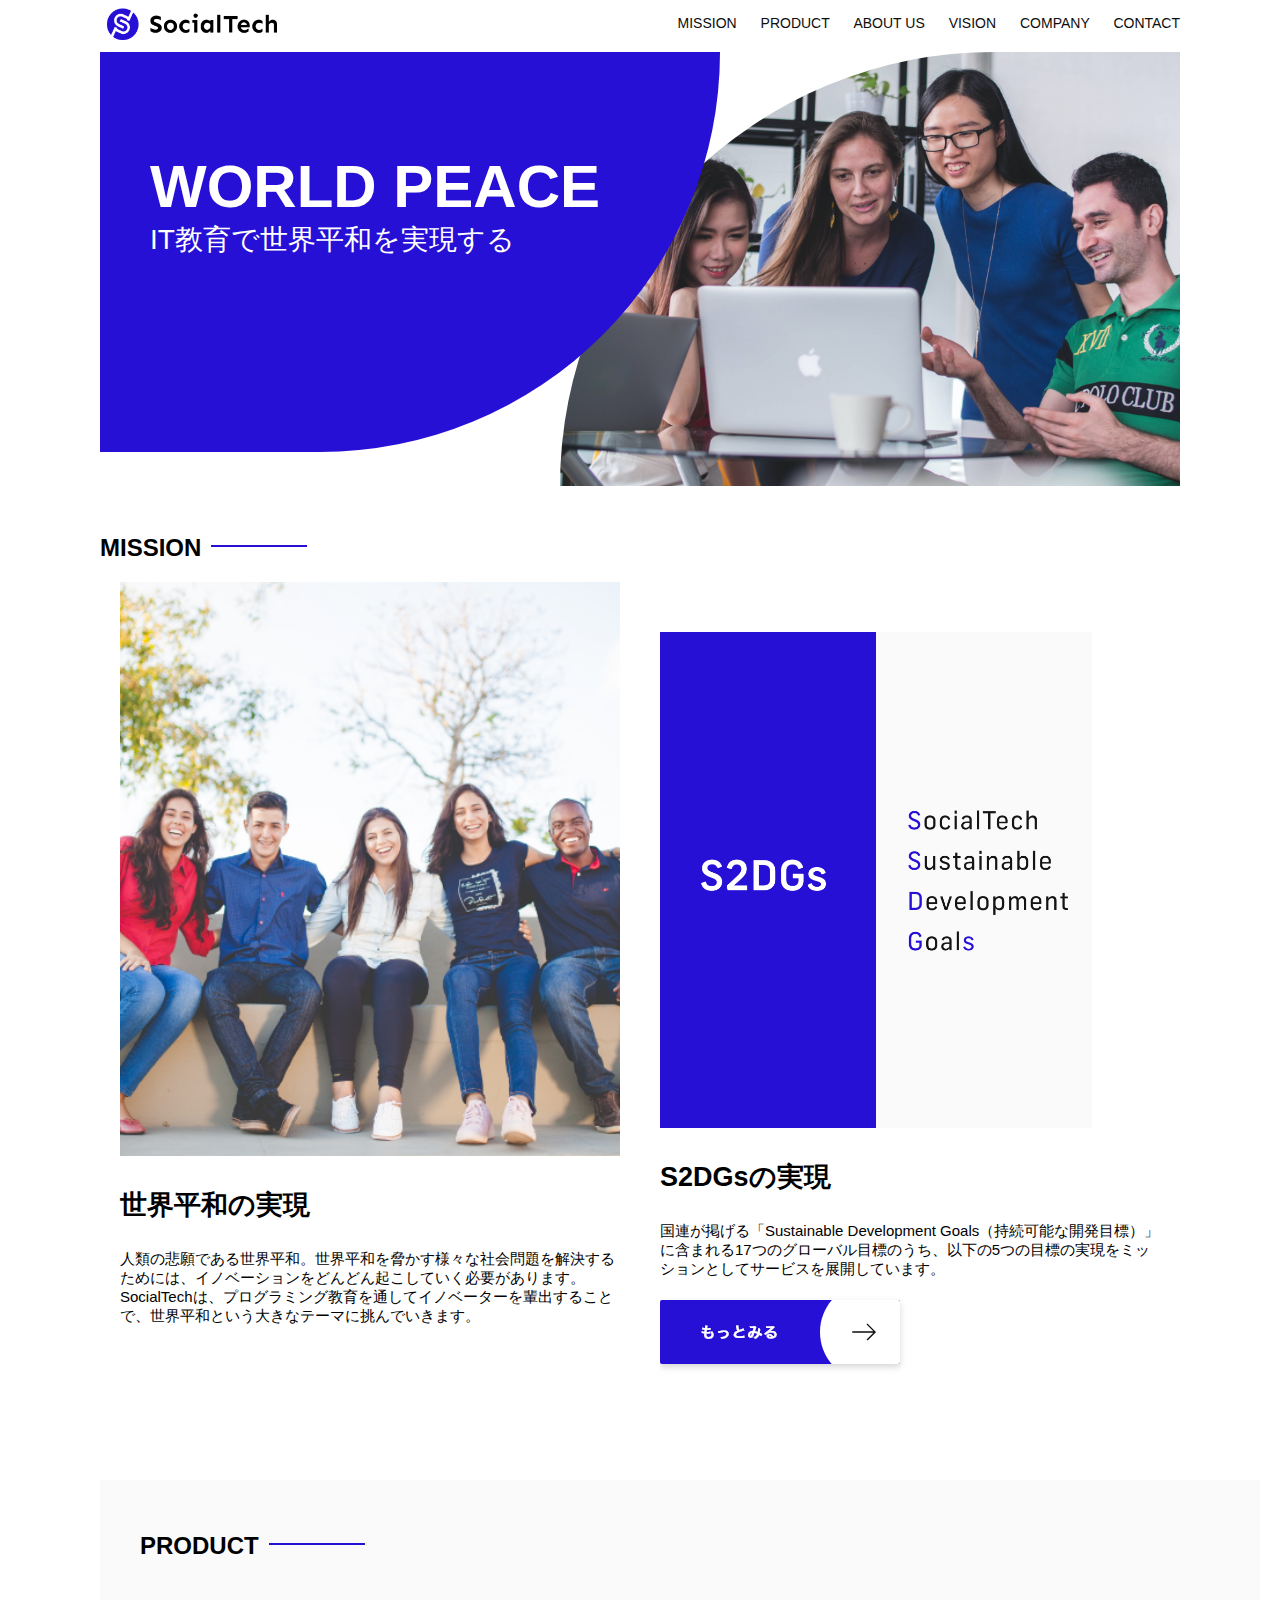
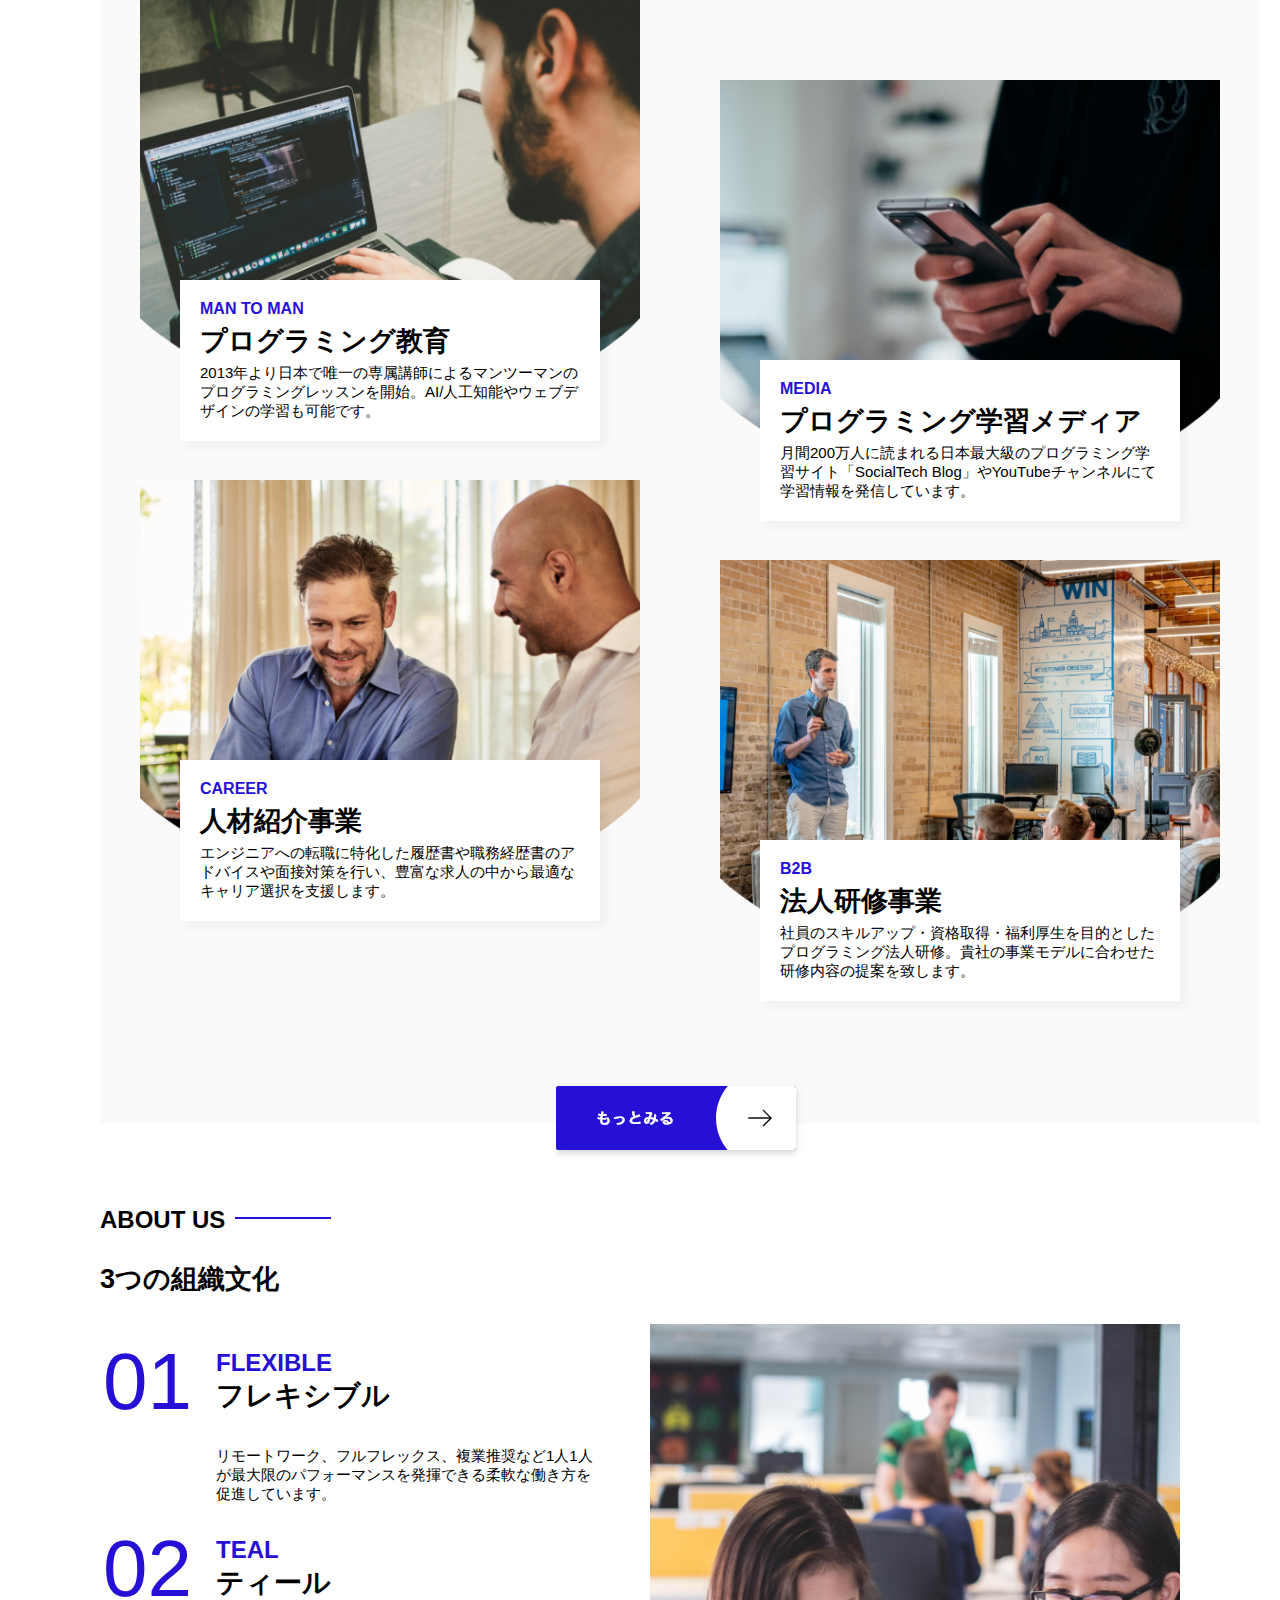
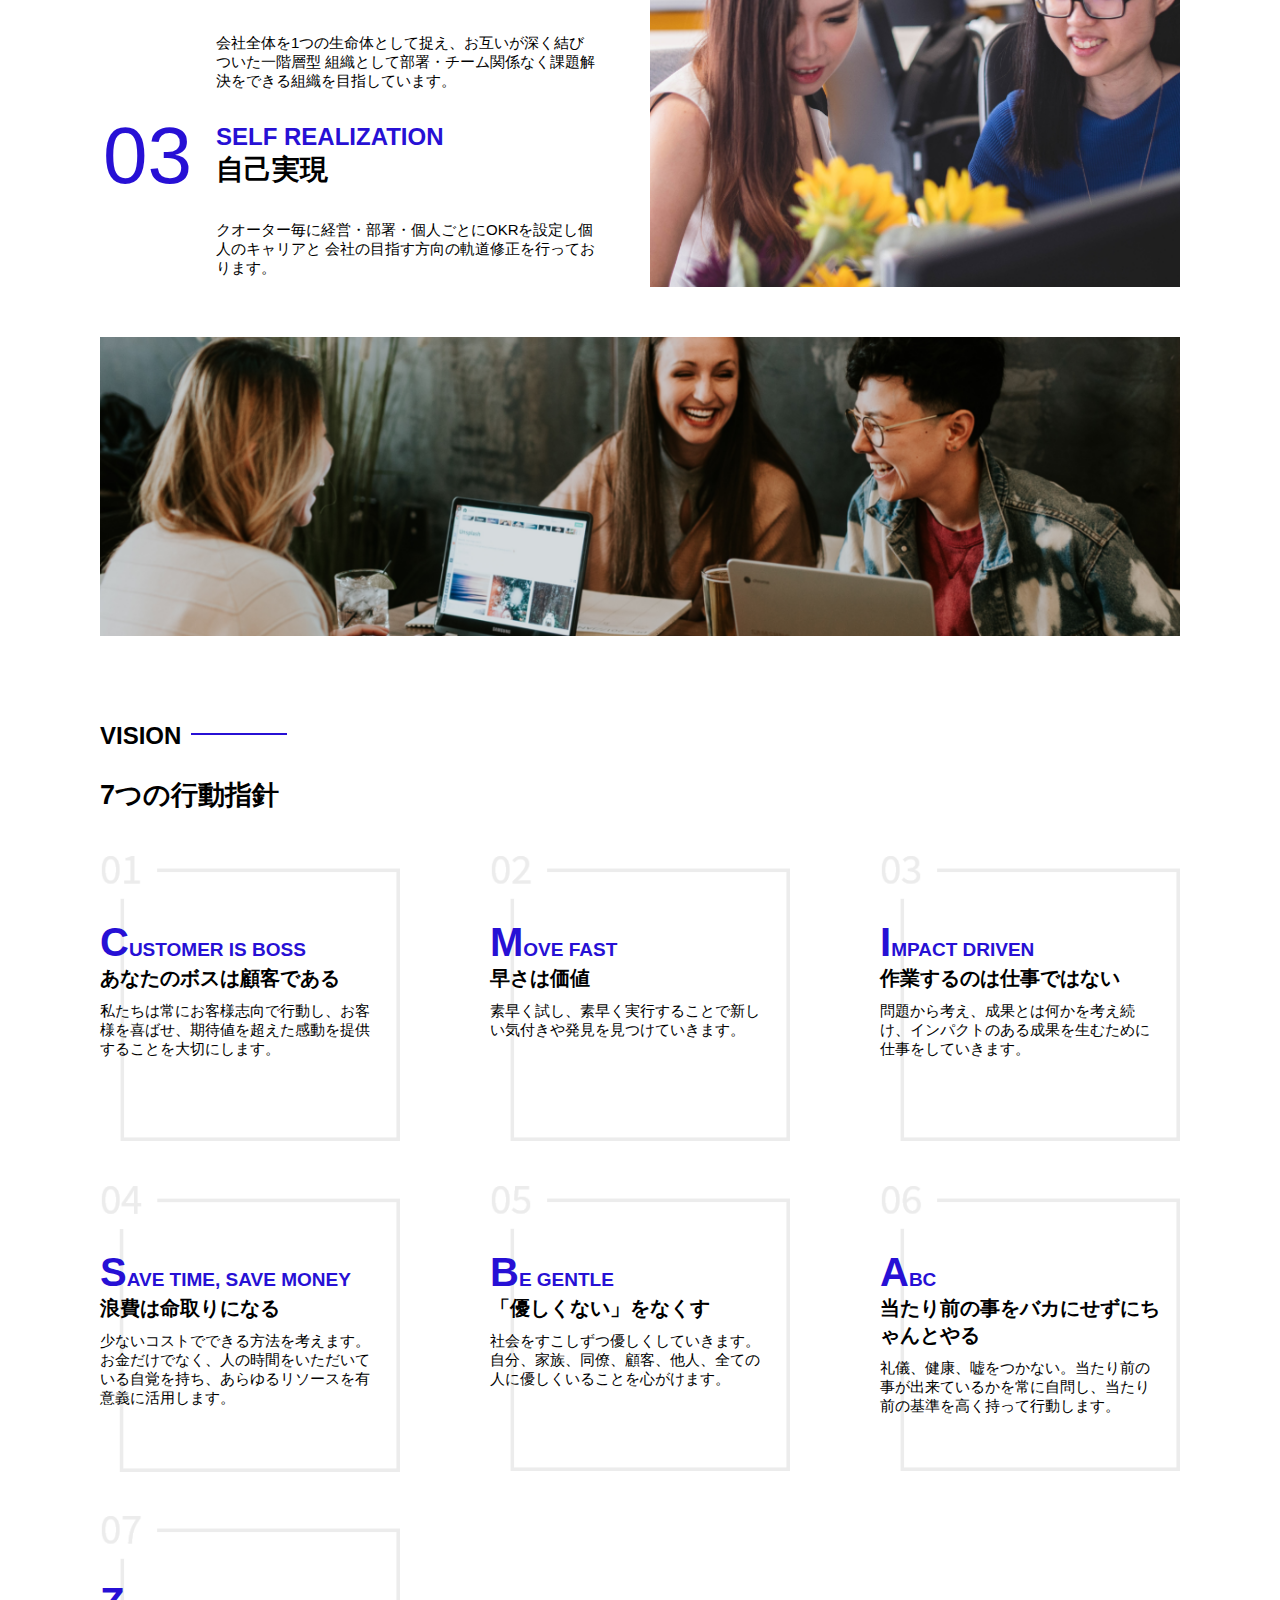
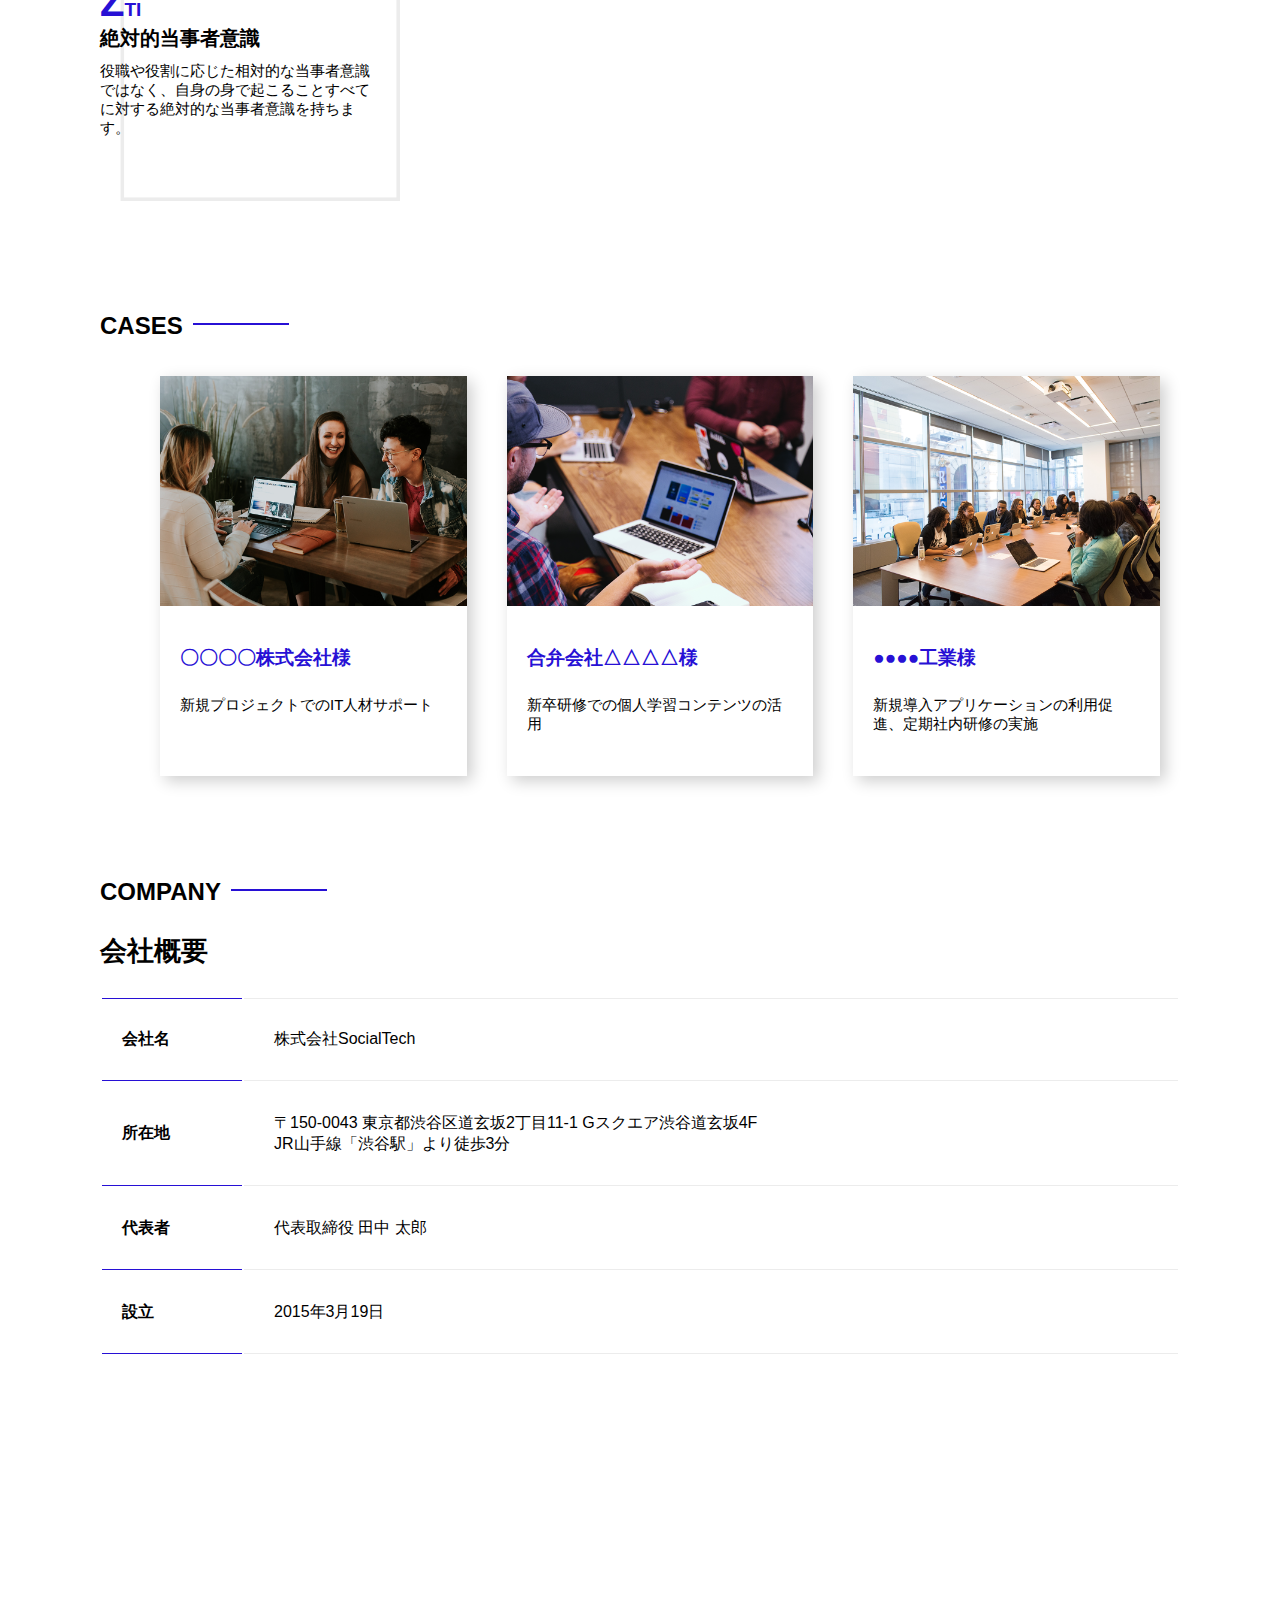
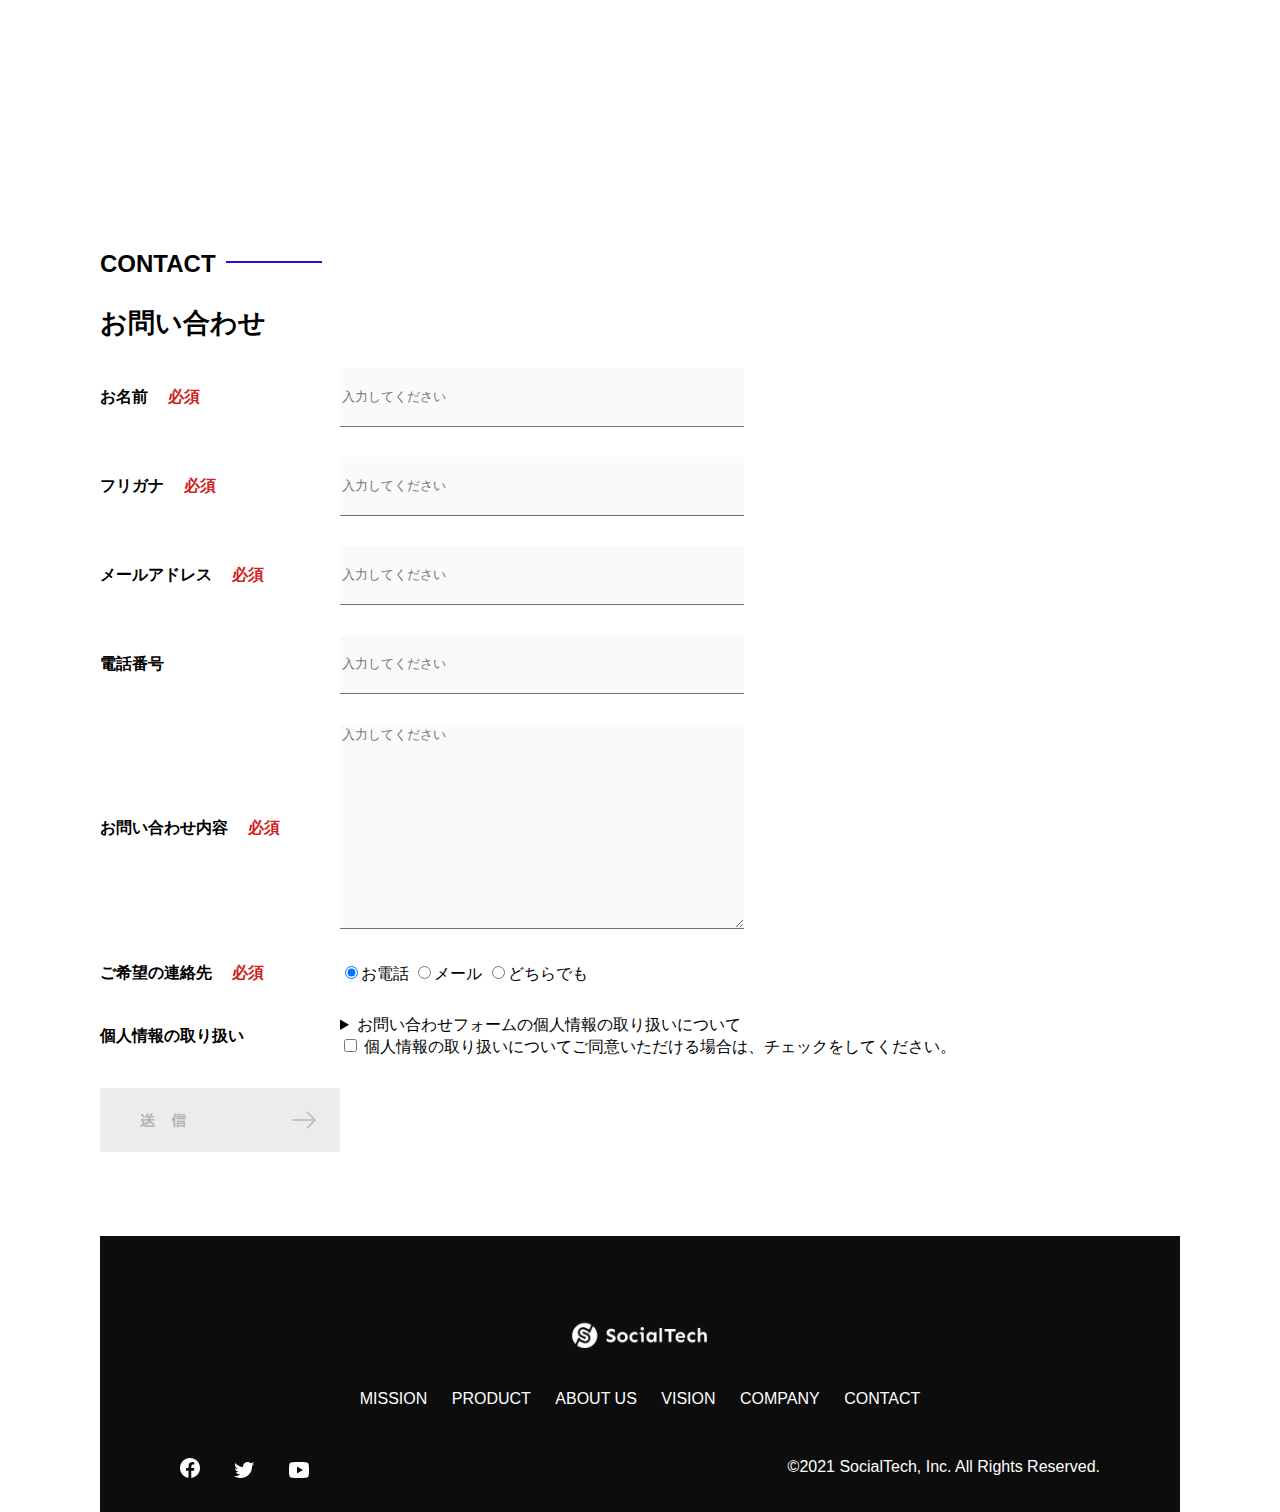
<file: kadai_012/index.html>
<!DOCTYPE html>
<html>
  <head>
    <title>SocialTech</title>
    <meta charset="UTF-8" />
    <meta
      name="description"
      content="SocialTechはEdTech業界のリーディングカンパニーを目指します。"
    />
    <meta name="viewport" content="width=device-width, initial-scale=1.0" />
    <link rel="stylesheet" href="style.css" />
  </head>
  <body>
    <!-- ヘッダー -->
    <header>
      <!-- ロゴ -->
      <a href="index.html" id="logo"
        ><img src="images/logo.png" alt="トップページに戻る"
      /></a>

      <!-- PC用ナビゲーション -->
      <nav id="nav-pc">
        <a href="mission.html">MISSION</a>
        <a href="product.html">PRODUCT</a>
        <a href="index.html#aboutus">ABOUT US</a>
        <a href="index.html#vision">VISION</a>
        <a href="index.html#company">COMPANY</a>
        <a href="index.html#contact">CONTACT</a>
      </nav>
    </header>
    <main>
      <article>
        <!-- メインビジュアル -->
        <section id="main-visual">
          <div id="main-message">
            <h1>WORLD PEACE</h1>
            <p>IT教育で世界平和を実現する</p>
          </div>
          <img
            src="images/index/index-main.png"
            alt="PCの周りに集まる多国籍の仲間たち"
          />
        </section>
        <!--ミッション-->
        <section id="mission">
          <h2 class="index-h2">MISSION</h2>
          <div id="mission-flex">
            <div>
              <img
                id="mission-photo"
                src="images/index/index-mission.png"
                alt="屋外のベンチで写真を撮影する多国籍の仲間たち"
              />
              <h3>世界平和の実現</h3>
              <p>
                人類の悲願である世界平和。世界平和を脅かす様々な社会問題を解決するためには、イノベーションをどんどん起こしていく必要があります。SocialTechは、プログラミング教育を通してイノベーターを輩出することで、世界平和という大きなテーマに挑んでいきます。
              </p>
            </div>
            <div>
              <img id="s2dgs" src="images/index/s2dgs.png" alt="S2DGs" />
              <h3>S2DGsの実現</h3>
              <p>
                国連が掲げる「Sustainable Development
                Goals（持続可能な開発目標）」に含まれる17つのグローバル目標のうち、以下の5つの目標の実現をミッションとしてサービスを展開しています。
              </p>
              <a href="mission.html">
                <img src="images/button-more.png" alt="もっとみる" />
              </a>
            </div>
          </div>
        </section>
        <!-- プロダクト -->
        <section id="product">
          <h2 class="index-h2">PRODUCT</h2>
          <div>
            <div id="product-left">
              <div>
                <img
                  class="product-photo"
                  src="images/index/index-mantoman.png"
                  alt="PCでコードを書く男性"
                />
                <div class="product-explain">
                  <span>MAN TO MAN</span>
                  <h3>プログラミング教育</h3>
                  <p>
                    2013年より日本で唯一の専属講師によるマンツーマンのプログラミングレッスンを開始。AI/人工知能やウェブデザインの学習も可能です。
                  </p>
                </div>
              </div>
              <div>
                <img
                  class="product-photo"
                  src="images/index/index-career.png"
                  alt="笑顔で話し合う2人の男性"
                />
                <div class="product-explain">
                  <span>CAREER</span>
                  <h3>人材紹介事業</h3>
                  <p>
                    エンジニアへの転職に特化した履歴書や職務経歴書のアドバイスや面接対策を行い、豊富な求人の中から最適なキャリア選択を支援します。
                  </p>
                </div>
              </div>
            </div>
            <div id="product-right">
              <div>
                <img
                  class="product-photo"
                  src="images/index/index-media.png"
                  alt="スマートフォンを操作する人"
                />
                <div class="product-explain">
                  <span>MEDIA</span>
                  <h3>プログラミング学習メディア</h3>
                  <p>
                    月間200万人に読まれる日本最大級のプログラミング学習サイト「SocialTech
                    Blog」やYouTubeチャンネルにて学習情報を発信しています。
                  </p>
                </div>
              </div>
              <div>
                <img
                  class="product-photo"
                  src="images/index/index-b2b.png"
                  alt="講演中の男性とそれを聴く人々"
                />
                <div class="product-explain">
                  <span>B2B</span>
                  <h3>法人研修事業</h3>
                  <p>
                    社員のスキルアップ・資格取得・福利厚生を目的としたプログラミング法人研修。貴社の事業モデルに合わせた研修内容の提案を致します。
                  </p>
                </div>
              </div>
            </div>
          </div>
          <div>
            <a id="product-more" href="product.html">
              <img src="images/button-more.png" alt="もっとみる" />
            </a>
          </div>
        </section>
        <!---ABOUT US-->
        <section id="aboutus">
          <h2 class="index-h2">ABOUT US</h2>
          <h3>3つの組織文化</h3>
          <div>
            <table class="culture-table">
              <tr>
                <td>
                  <span class="culture-num">01</span>
                </td>
                <td>
                  <span class="culture-en">FLEXIBLE</span>
                  <span class="culture-jp">フレキシブル</span>
                </td>
              </tr>
              <tr>
                <td>
                  <!--空のセル-->
                </td>
                <td>
                  <p class="culture-description">
                    リモートワーク、フルフレックス、複業推奨など1人1人が最大限のパフォーマンスを発揮できる柔軟な働き方を促進しています。
                  </p>
                </td>
              </tr>
              <tr>
                <td>
                  <span class="culture-num">02</span>
                </td>
                <td>
                  <span class="culture-en">TEAL</span>
                  <span class="culture-jp">ティール</span>
                </td>
              </tr>
              <tr>
                <td>
                  <!--空のセル-->
                </td>
                <td>
                  <p class="culture-description">
                    会社全体を1つの生命体として捉え、お互いが深く結びついた一階層型
                    組織として部署・チーム関係なく課題解決をできる組織を目指しています。
                  </p>
                </td>
              </tr>
              <tr>
                <td>
                  <span class="culture-num">03</span>
                </td>
                <td>
                  <span class="culture-en">SELF REALIZATION</span>
                  <span class="culture-jp">自己実現</span>
                </td>
              </tr>
              <tr>
                <td>
                  <!--空のセル-->
                </td>
                <td>
                  <p class="culture-description">
                    クオーター毎に経営・部署・個人ごとにOKRを設定し個人のキャリアと
                    会社の目指す方向の軌道修正を行っております。
                  </p>
                </td>
              </tr>
            </table>
            <img
              class="culture-img"
              src="images/index/index-aboutus1.png"
              alt="笑顔で話し合う2人の女性"
            />
          </div>
          <img
            class="culture-img2"
            src="images/index/index-aboutus2.png"
            alt="笑顔で話し合う3人の男女"
          />
        </section>
        <!-- VISION -->
        <section id="vision">
          <h2 class="index-h2">VISION</h2>
          <h3>7つの行動指針</h3>
          <div>
            <div class="vision-box">
              <img src="images/index/vision-01.png" alt="01" />
              <span>
                <h4>CUSTOMER IS BOSS</h4>
                <h5>あなたのボスは顧客である</h5>
                <p>
                  私たちは常にお客様志向で行動し、お客様を喜ばせ、期待値を超えた感動を提供することを大切にします。
                </p>
              </span>
            </div>
            <div class="vision-box">
              <img src="images/index/vision-02.png" alt="02" />
              <span>
                <h4>MOVE FAST</h4>
                <h5>早さは価値</h5>
                <p>
                  素早く試し、素早く実行することで新しい気付きや発見を見つけていきます。
                </p>
              </span>
            </div>
            <div class="vision-box">
              <img src="images/index/vision-03.png" alt="03" />
              <span>
                <h4>IMPACT DRIVEN</h4>
                <h5>作業するのは仕事ではない</h5>
                <p>
                  問題から考え、成果とは何かを考え続け、インパクトのある成果を生むために仕事をしていきます。
                </p>
              </span>
            </div>
            <div class="vision-box">
              <img src="images/index/vision-04.png" alt="04" />
              <span>
                <h4>SAVE TIME, SAVE MONEY</h4>
                <h5>浪費は命取りになる</h5>
                <p>
                  少ないコストでできる方法を考えます。お金だけでなく、人の時間をいただいている自覚を持ち、あらゆるリソースを有意義に活用します。
                </p>
              </span>
            </div>
            <div class="vision-box">
              <img src="images/index/vision-05.png" alt="05" />
              <span>
                <h4>BE GENTLE</h4>
                <h5>「優しくない」をなくす</h5>
                <p>
                  社会をすこしずつ優しくしていきます。自分、家族、同僚、顧客、他人、全ての人に優しくいることを心がけます。
                </p>
              </span>
            </div>
            <div class="vision-box">
              <img src="images/index/vision-06.png" alt="06" />
              <span>
                <h4>ABC</h4>
                <h5>当たり前の事をバカにせずにちゃんとやる</h5>
                <p>
                  礼儀、健康、嘘をつかない。当たり前の事が出来ているかを常に自問し、当たり前の基準を高く持って行動します。
                </p>
              </span>
            </div>
            <div class="vision-box">
              <img src="images/index/vision-07.png" alt="07" />
              <span>
                <h4>ZTI</h4>
                <h5>絶対的当事者意識</h5>
                <p>
                  役職や役割に応じた相対的な当事者意識ではなく、自身の身で起こることすべてに対する絶対的な当事者意識を持ちます。
                </p>
              </span>
            </div>
          </div>
        </section>
        <!-- CASES -->
        <section id="cases">
          <h2 class="index-h2">CASES</h2>
          <ul>
            <li class="case-card">
              <img class="case-img" src="images/index/case-1.png" alt="仲良く語り合う3人">
              <div class="case-info">
                <h4 class="case-name">
                  〇〇〇〇株式会社様
                </h4>
                <p class="case-content">
                  新規プロジェクトでのIT人材サポート
                </p>
              </div>
            </li>
            <li class="case-card">
              <img class="case-img" src="images/index/case-2.png" alt="PCでコンテンツを見る">
              <div class="case-info">
                <h4 class="case-name">
                  合弁会社△△△△様
                </h4>
                <p class="case-content">
                  新卒研修での個人学習コンテンツの活用
                </p>
              </div>
            </li>
            <li class="case-card">
              <img class="case-img" src="images/index/case-3.png" alt="社内研修中の会議室">
              <div class="case-info">
                <h4 class="case-name">
                  ●●●●工業様
                </h4>
                <p class="case-content">
                  新規導入アプリケーションの利用促進、定期社内研修の実施
                </p>
              </div>
            </li>
          </ul>
        </section>

        <!-- COMPANY -->
        <section id="company">
          <h2 class="index-h2">COMPANY</h2>
          <h3>会社概要</h3>
          <table id="company-table">
            <tr>
              <th class="tableheader-first">会社名</th>
              <td class="cell-first">株式会社SocialTech</td>
            </tr>
            <tr>
              <th class="tableheader">所在地</th>
              <td class="cell">
                〒150-0043 東京都渋谷区道玄坂2丁目11-1 Gスクエア渋谷道玄坂4F<br />JR山手線「渋谷駅」より徒歩3分
              </td>
            </tr>
            <tr>
              <th class="tableheader">代表者</th>
              <td class="cell">代表取締役 田中 太郎</td>
            </tr>
            <tr>
              <th class="tableheader">設立</th>
              <td class="cell">2015年3月19日</td>
            </tr>
          </table>
          <iframe
            src="https://www.google.com/maps/embed?pb=!1m18!1m12!1m3!1d3241.7759544892483!2d139.69399665123464!3d35.65789123876098!2m3!1f0!2f0!3f0!3m2!1i1024!2i768!4f13.1!3m3!1m2!1s0x60188caa0042e8d1%3A0xba130bea826a7aa2!2z44CSMTUwLTAwNDMg5p2x5Lqs6YO95riL6LC35Yy66YGT546E5Z2C77yS5LiB55uu77yR77yR4oiS77yR!5e0!3m2!1sja!2sjp!4v1636872991912!5m2!1sja!2sjp"
            style="border: 0"
            allowfullscreen=""
            loading="lazy"
          >
          </iframe>
        </section>
        <!-- お問い合わせフォーム -->
        <section id="contact">
          <h2 class="index-h2">CONTACT</h2>
          <h3>お問い合わせ</h3>
          <form>
            <div>
              <div class="contact-heading">
                <label class="contact-label"
                  >お名前<span class="contact-span">必須</span></label
                >
              </div>
              <div class="contact-form">
                <input
                  type="text"
                  name="name"
                  placeholder="入力してください"
                  class="contact-textbox"
                />
              </div>
            </div>
            <div>
              <div class="contact-heading">
                <label class="contact-label"
                  >フリガナ<span class="contact-span">必須</span></label
                >
              </div>
              <div>
                <input
                  type="text"
                  name="hurigana"
                  placeholder="入力してください"
                  class="contact-textbox"
                />
              </div>
            </div>
            <div>
              <div class="contact-heading">
                <label class="contact-label"
                  >メールアドレス<span class="contact-span">必須</span></label
                >
              </div>
              <div>
                <input
                  type="text"
                  name="email"
                  placeholder="入力してください"
                  class="contact-textbox"
                />
              </div>
            </div>
            <div>
              <div class="contact-heading">
                <label class="contact-label">電話番号</label>
              </div>
              <div>
                <input
                  type="text"
                  name="tel"
                  placeholder="入力してください"
                  class="contact-textbox"
                />
              </div>
            </div>
            <div>
              <div class="contact-heading">
                <label class="contact-label"
                  >お問い合わせ内容<span class="contact-span">必須</span></label
                >
              </div>
              <div>
                <textarea
                  class="contact-textarea"
                  placeholder="入力してください"
                  name="message"
                ></textarea>
              </div>
            </div>
            <div>
              <div class="contact-heading">
                <label class="contact-label"
                  >ご希望の連絡先<span class="contact-span">必須</span></label
                >
              </div>
              <div>
                <input
                  class="radiobutton"
                  type="radio"
                  value="tel"
                  name="contact"
                  checked
                /><label>お電話</label>
                <input
                  class="radiobutton"
                  type="radio"
                  value="mail"
                  name="contact"
                /><label>メール</label>
                <input
                  class="radiobutton"
                  type="radio"
                  value="both"
                  name="contact"
                /><label>どちらでも</label>
              </div>
            </div>
            <div>
              <div class="contact-heading">
                <label class="contact-label">個人情報の取り扱い</label>
              </div>
              <div>
                <details>
                  <summary>
                    お問い合わせフォームの個人情報の取り扱いについて
                  </summary>
                  <div>
                    <span>１．組織の名称又は氏名</span><br />
                    株式会社SocialTech<br /><br />
                    <span
                      >２．個人情報保護管理者（若しくはその代理人）の氏名又は職名、所属及び連絡先
                      鈴木 一郎 コーポレート部</span
                    ><br />
                    メールアドレス：support@socialtech.net<br />
                    TEL：03-xxxx-xxxx<br />
                    <span>３．個人情報の利用目的</span><br />
                    ・本サービス及び本サービスに関連する情報の提供又はそれらに関する連絡のため<br />
                    ・ユーザーの本人確認のため<br />
                    ・当社サービスのご案内のため<br />
                    ・当社の商品等の広告または宣伝（電子メールによるものを含むものとします。）<br /><br />
                    <span>４．個人情報の取り扱い業務の委託</span><br />
                    個人情報の取扱業務の全部または一部を外部に業務委託する場合があります。<br />
                    その際、弊社は、個人情報を適切に保護できる管理体制を敷き実行していることを条件として<br />
                    委託先を厳選したうえで、機密保持契約を委託先と締結し、お客様の個人情報を厳密に管理させます。<br /><br />
                    <span>５．個人情報の開示等の請求</span><br />
                    お客様は、弊社に対してご自身の個人情報の開示等（利用目的の通知、開示、内容の訂正・追加・削除、利用の停止または消去、第三者への提供の停止）に関して、当社問合わせ窓口に申し出ることができます。<br />
                    その際、弊社はお客様ご本人を確認させていただいたうえで、合理的な期間内に対応いたします。<br /><br />
                    なお、個人情報に関する弊社問合わせ先は、次の通りです。<br /><br />
                    株式会社SocialTech　個人情報問合せ窓口<br />
                    〒150-0043　東京都渋谷区道玄坂2丁目11-1 Ｇスクエア渋谷道玄坂
                    4F<br />
                    メールアドレス：support@socialtech.net　TEL：03-xxxx-xxxx<br /><br />
                    <span>６．個人情報を提供されることの任意性について</span
                    ><br /><br />
                    お客様がご自身の個人情報を弊社に提供されるか否かは、お客様のご判断によりますが、もしご提供されない場合には、適切なサービスが提供できない場合がありますので予めご了承ください。
                  </div>
                </details>
                <input type="checkbox" name="agree" />
                <span
                  >個人情報の取り扱いについてご同意いただける場合は、チェックをしてください。</span
                >
              </div>
            </div>
            <input
              type="image"
              value="Submit"
              src="images/button-submit.png"
              alt="送信する"
            />
          </form>
        </section>
      </article>
      <footer>
        <div id="footer-logo">
          <img src="images/logo-sp.png" alt="SocialTech" />
        </div>
        <div id="footer-link">
          <a href="mission.html">MISSION</a>
          <a href="product.html">PRODUCT</a>
          <a href="index.html#aboutus">ABOUT US</a>
          <a href="index.html#vision">VISION</a>
          <a href="index.html#company">COMPANY</a>
          <a href="index.html#contact">CONTACT</a>
        </div>
        <div id="sns-footer">
          <a href="https://www.facebook.com/sejuku2013"
            ><img src="images/button-facebook.png" alt="Facebookのリンク"
          /></a>
          <a href="https://twitter.com/samuraijuku"
            ><img src="images/button-twitter.png" alt="Twitterのリンク"
          /></a>
          <a href="https://www.youtube.com/channel/UCCFOQO5aDK0xXam4cUQXT8g"
            ><img src="images/button-youtube.png" alt="YouTubeのリンク"
          /></a>
          <span id="copyright"
            >&copy;2021 SocialTech, Inc. All Rights Reserved.
          </span>
        </div>
      </footer>
    </main>
  </body>
</html>
</file>
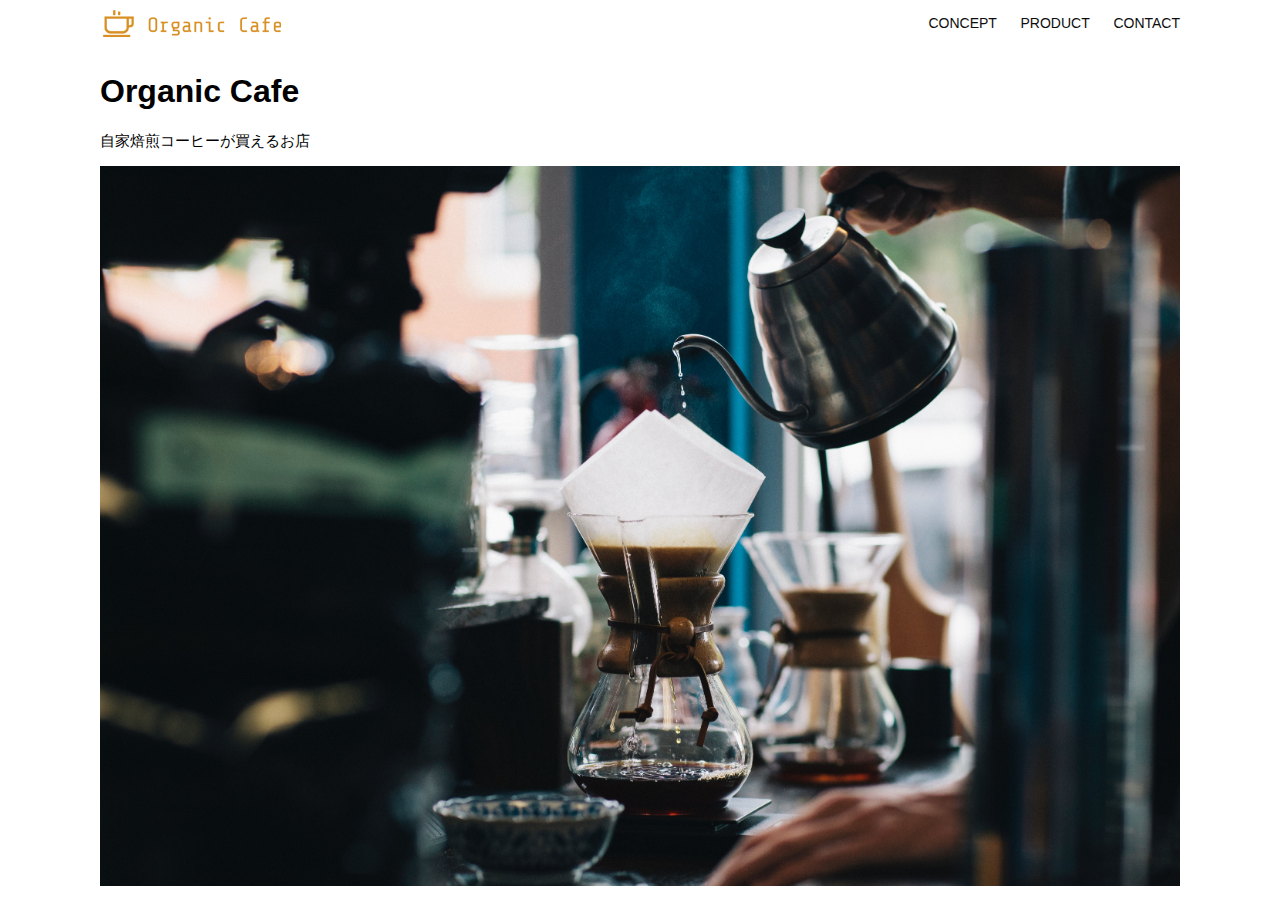
<file: kadai_013/index.html>
<!DOCTYPE html>
<html>
  <head>
    <title>Organic Cafe</title>
    <meta charset="UTF-8" />
    <meta
      name="description"
      content="自家焙煎のコーヒーがお家で楽しめるOrganic Cafe"
    />
    <meta name="viewport" content="width=device-width, initial-scale=1.0" />
    <link rel="stylesheet" href="style.css" />
  </head>
  <body>
    <!-- ヘッダー -->
    <header>
      <!-- ロゴ -->
      <a href="index.html" id="logo"
        ><img src="images/logo.png" alt="トップページに戻る"
      /></a>

      <!-- PC用ナビゲーション -->
      <nav id="nav-pc">
        <a href="index.html#concept">CONCEPT</a>
        <a href="index.html#product">PRODUCT</a>
        <a href="index.html#contact">CONTACT</a>
      </nav>

      <!-- スマートフォン向けのハンバーガーメニュー-->
      <img id="menu-sp" src="images/button-menu.png" alt="ナビゲーションを開く" onclick = "document.getElementById('nav-sp').style.display = 'block'">
      <nav id="nav-sp">
        <img id="close" src="images/button-close.png" alt-="ナビゲーションを閉じる" onclick = "document.getElementById('nav-sp').style.display = 'none'">
        <a id="logo-sp" href="index.html" onclick="document.getElementById('nav-sp').style.display = 'none'">
          <img src="images/logo-sp.png" alt="トップページに戻る">
        </a>
        <a class="menu" href="index.html#concept" onclick="document.getElementById('nav-sp').style.display = 'none'">CONCEPT</a>
        <a class="menu" href="index.html#product" onclick="document.getElementById('nav-sp').style.display = 'none'">PRODUCT</a>
        <a class="menu" href="index.html#contact" onclick="document.getElementById('nav-sp').style.display = 'none'">CONTACT</a>
      </nav>
    </header>
    <main>
      <article>
        <!-- メインビジュアル -->
        <section id="main-visual">
          <div id="main-message">
            <h1>Organic Cafe</h1>
            <p>自家焙煎コーヒーが買えるお店</p>
          </div>
          <img
            src="images/main-image.jpg"
            alt="コーヒーをハンドドリップで淹れる画像"
          />
        </section>
      </article>
    </main>
  </body>
</html>
</file>
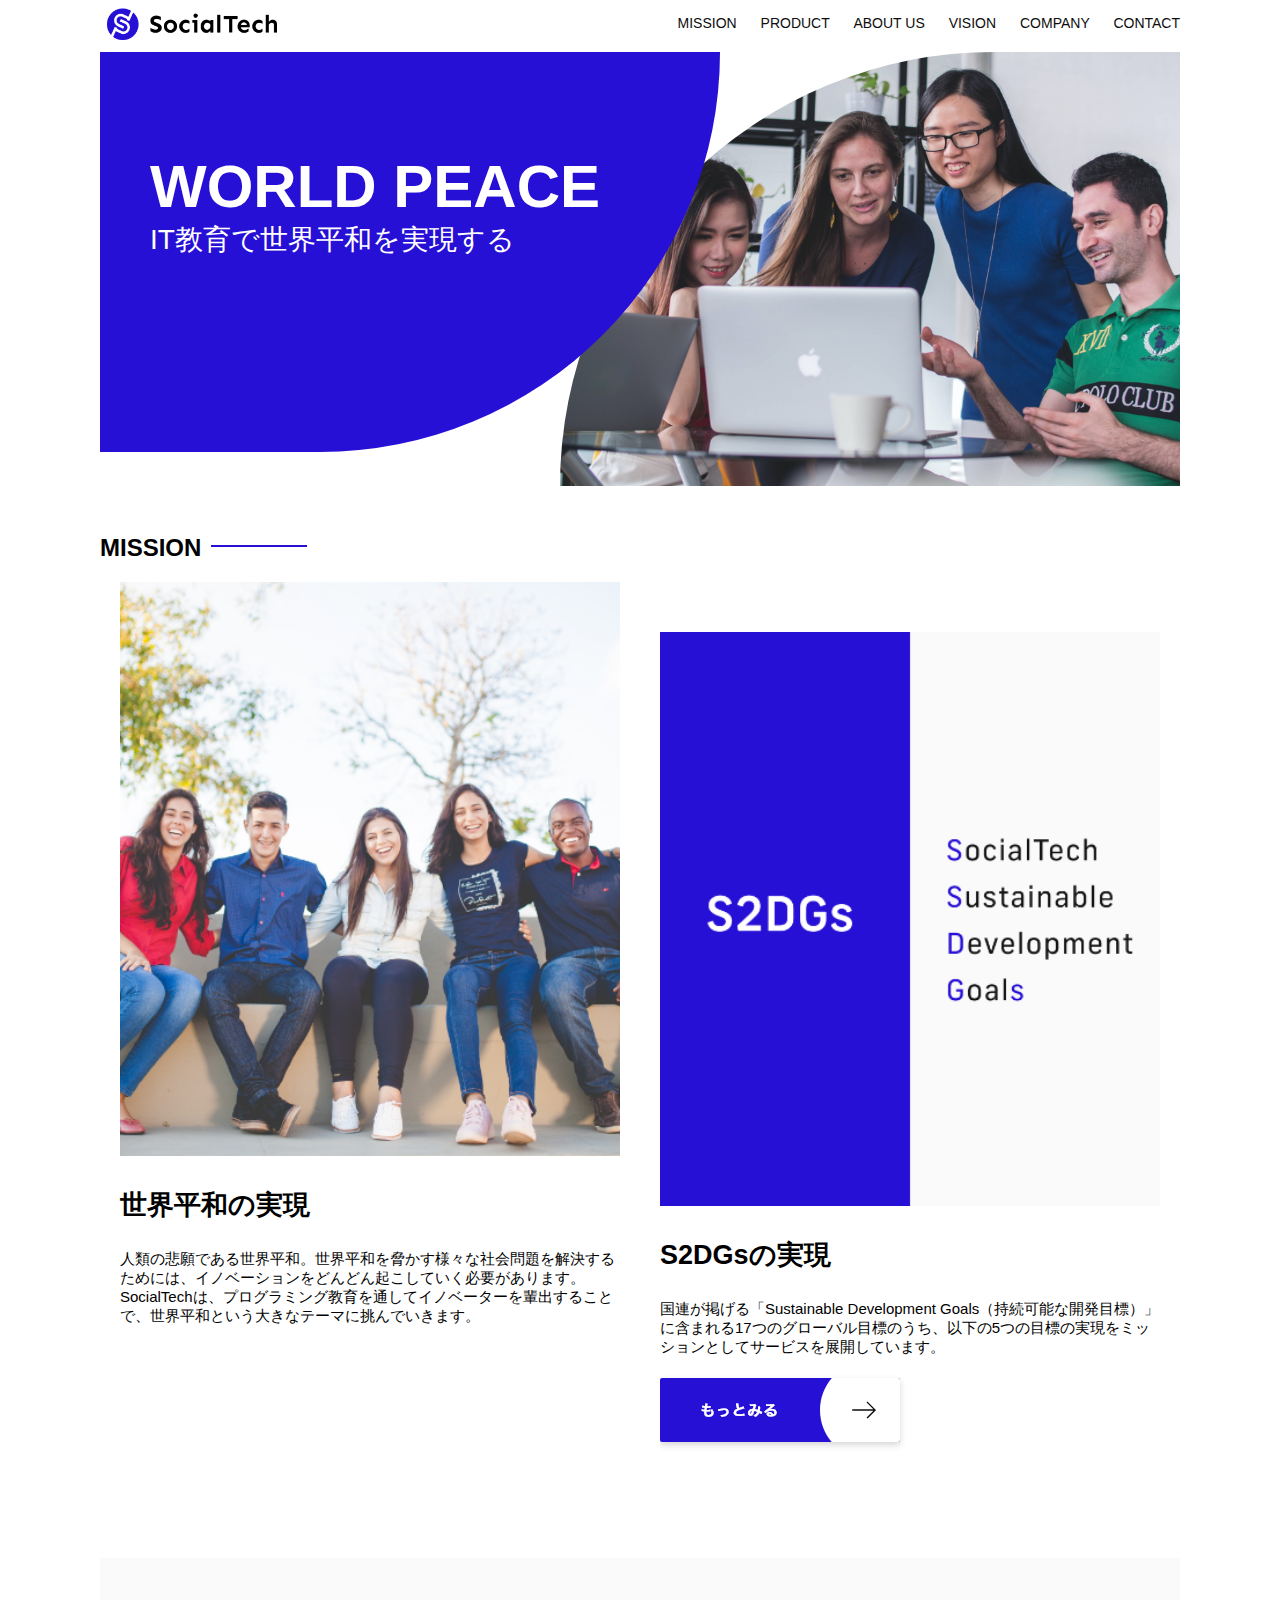
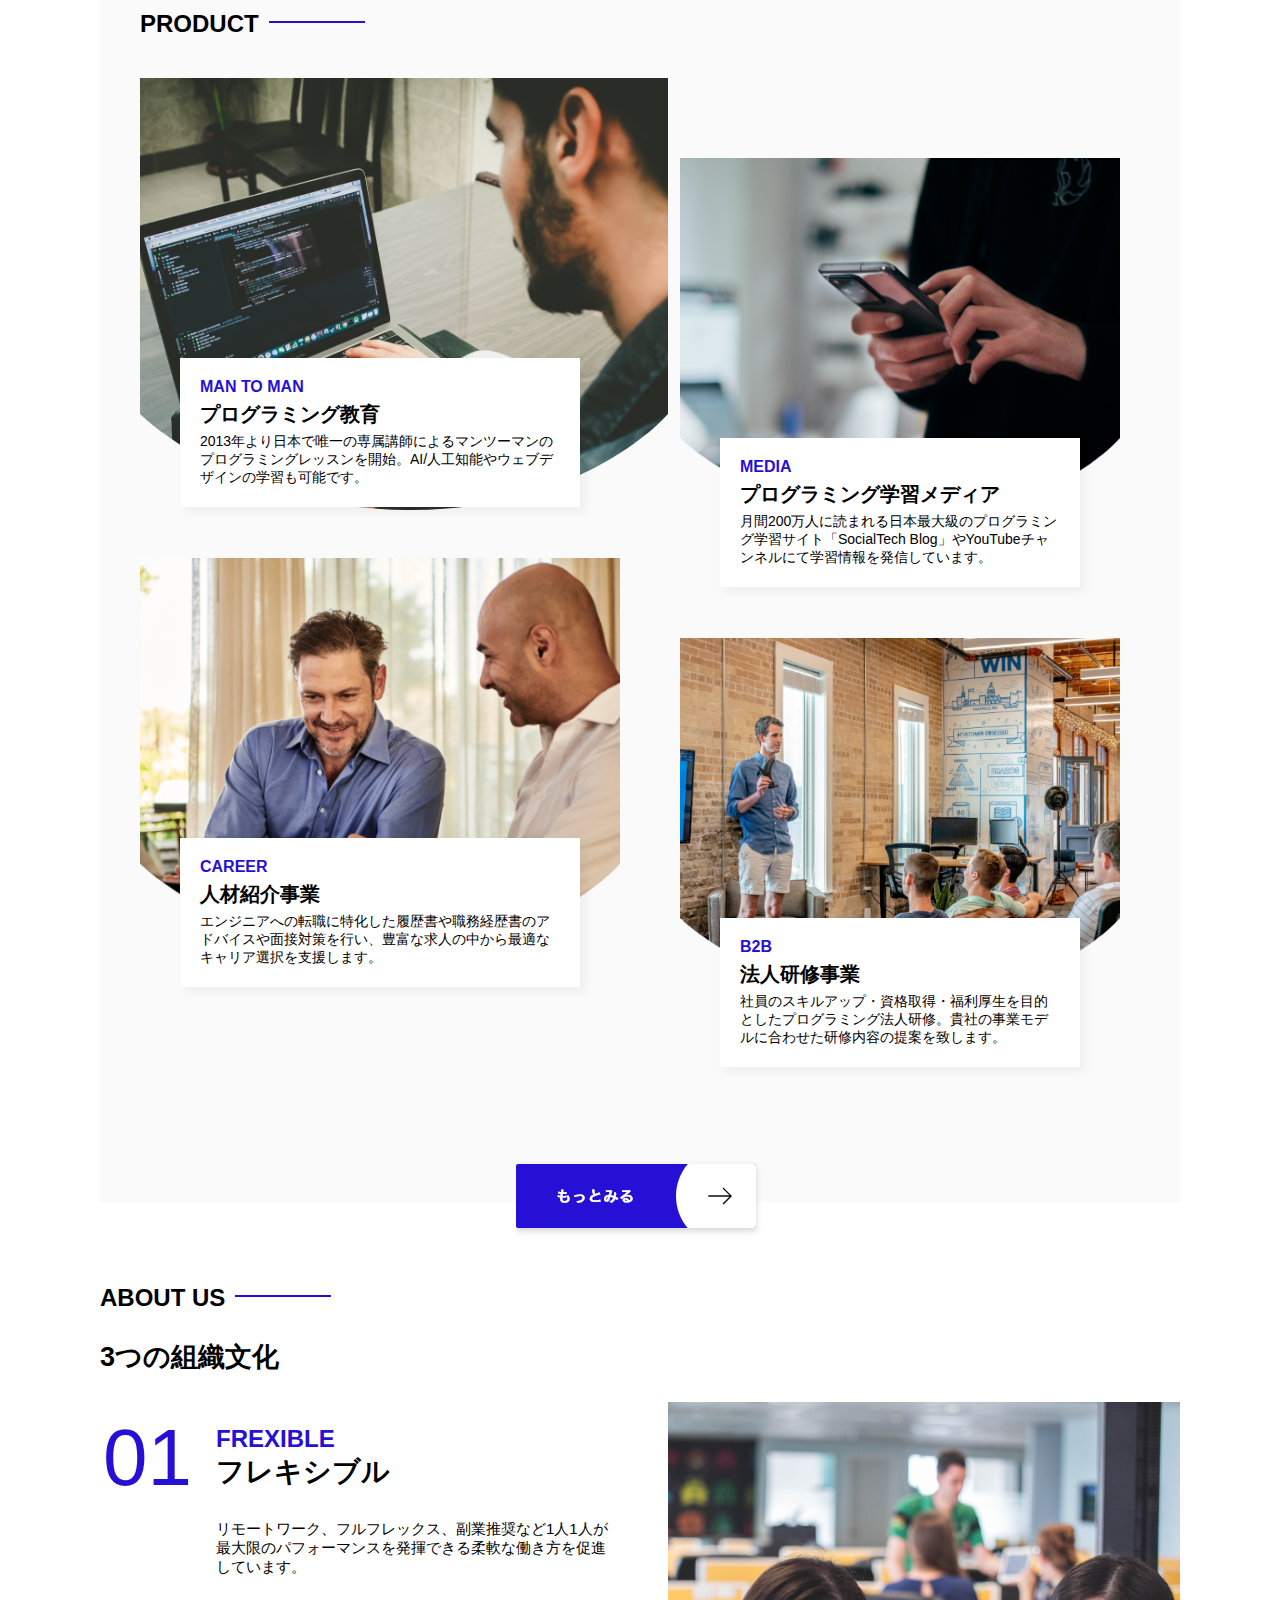
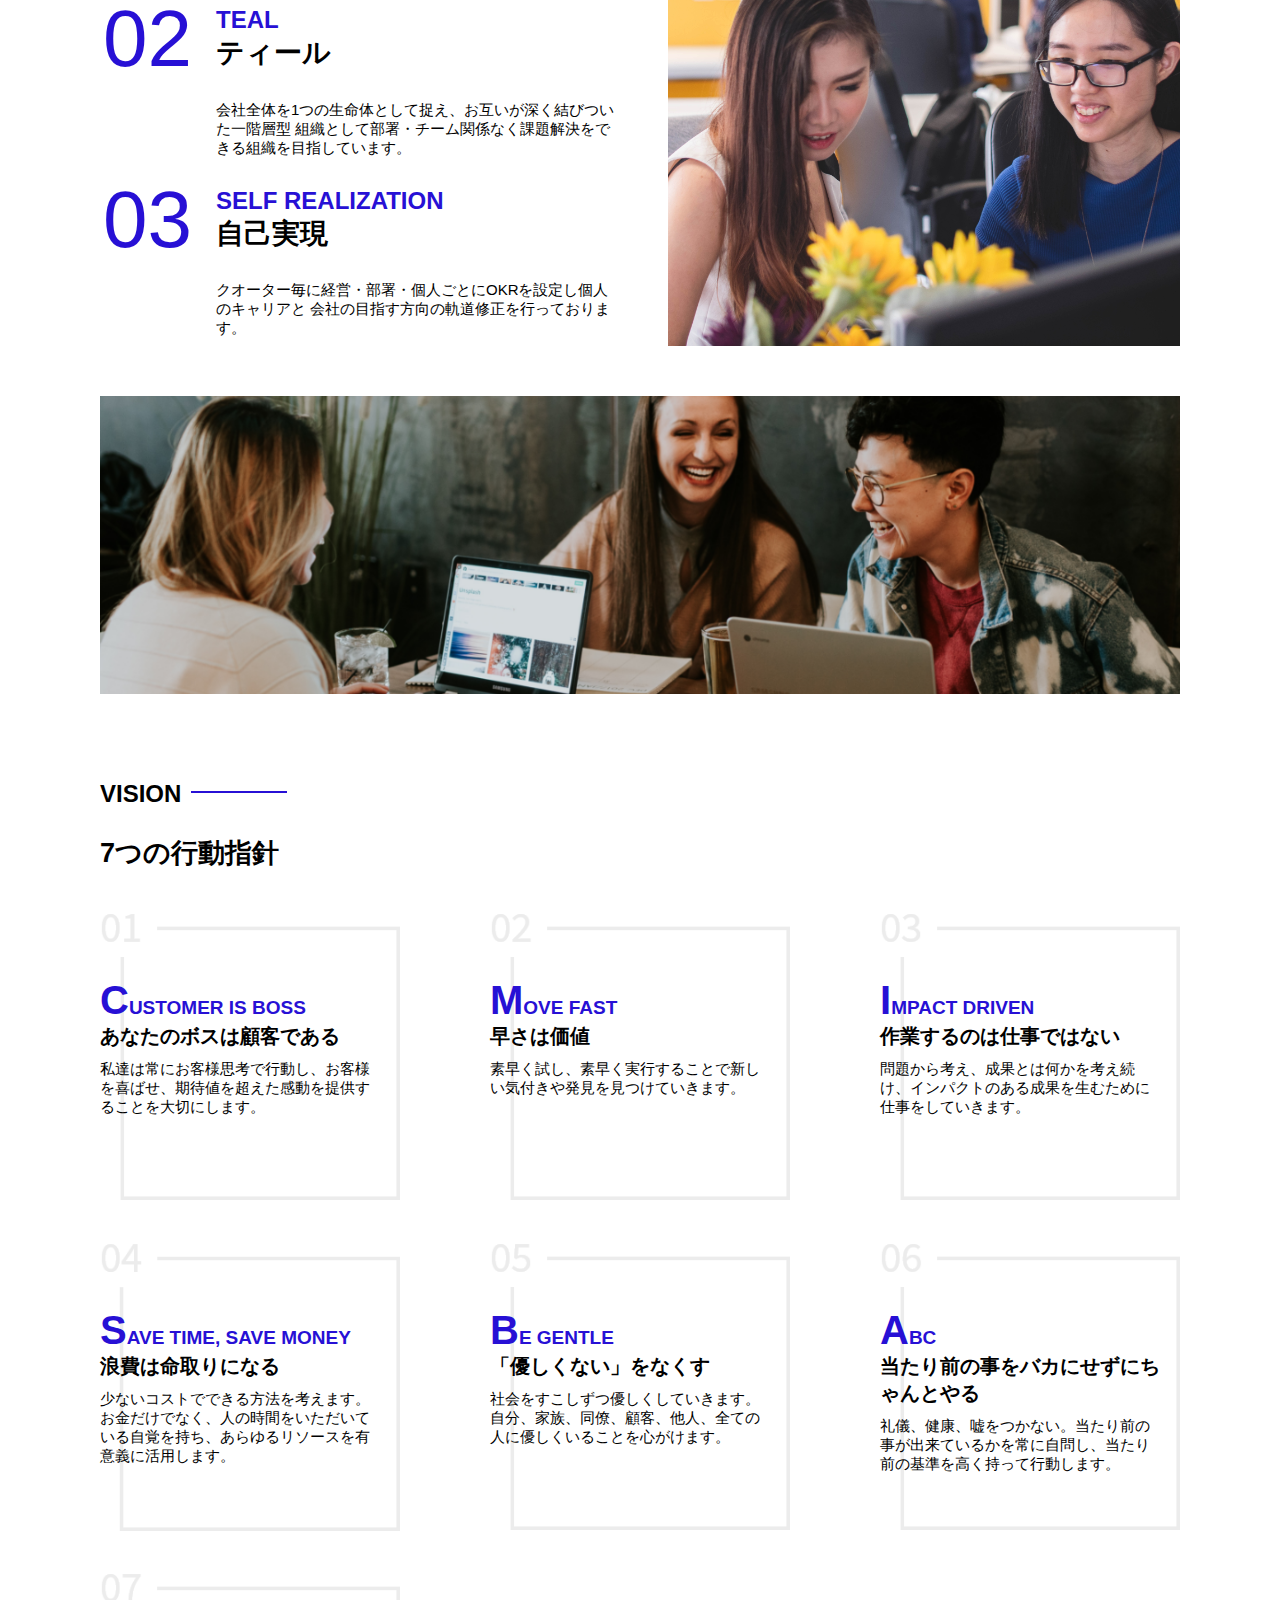
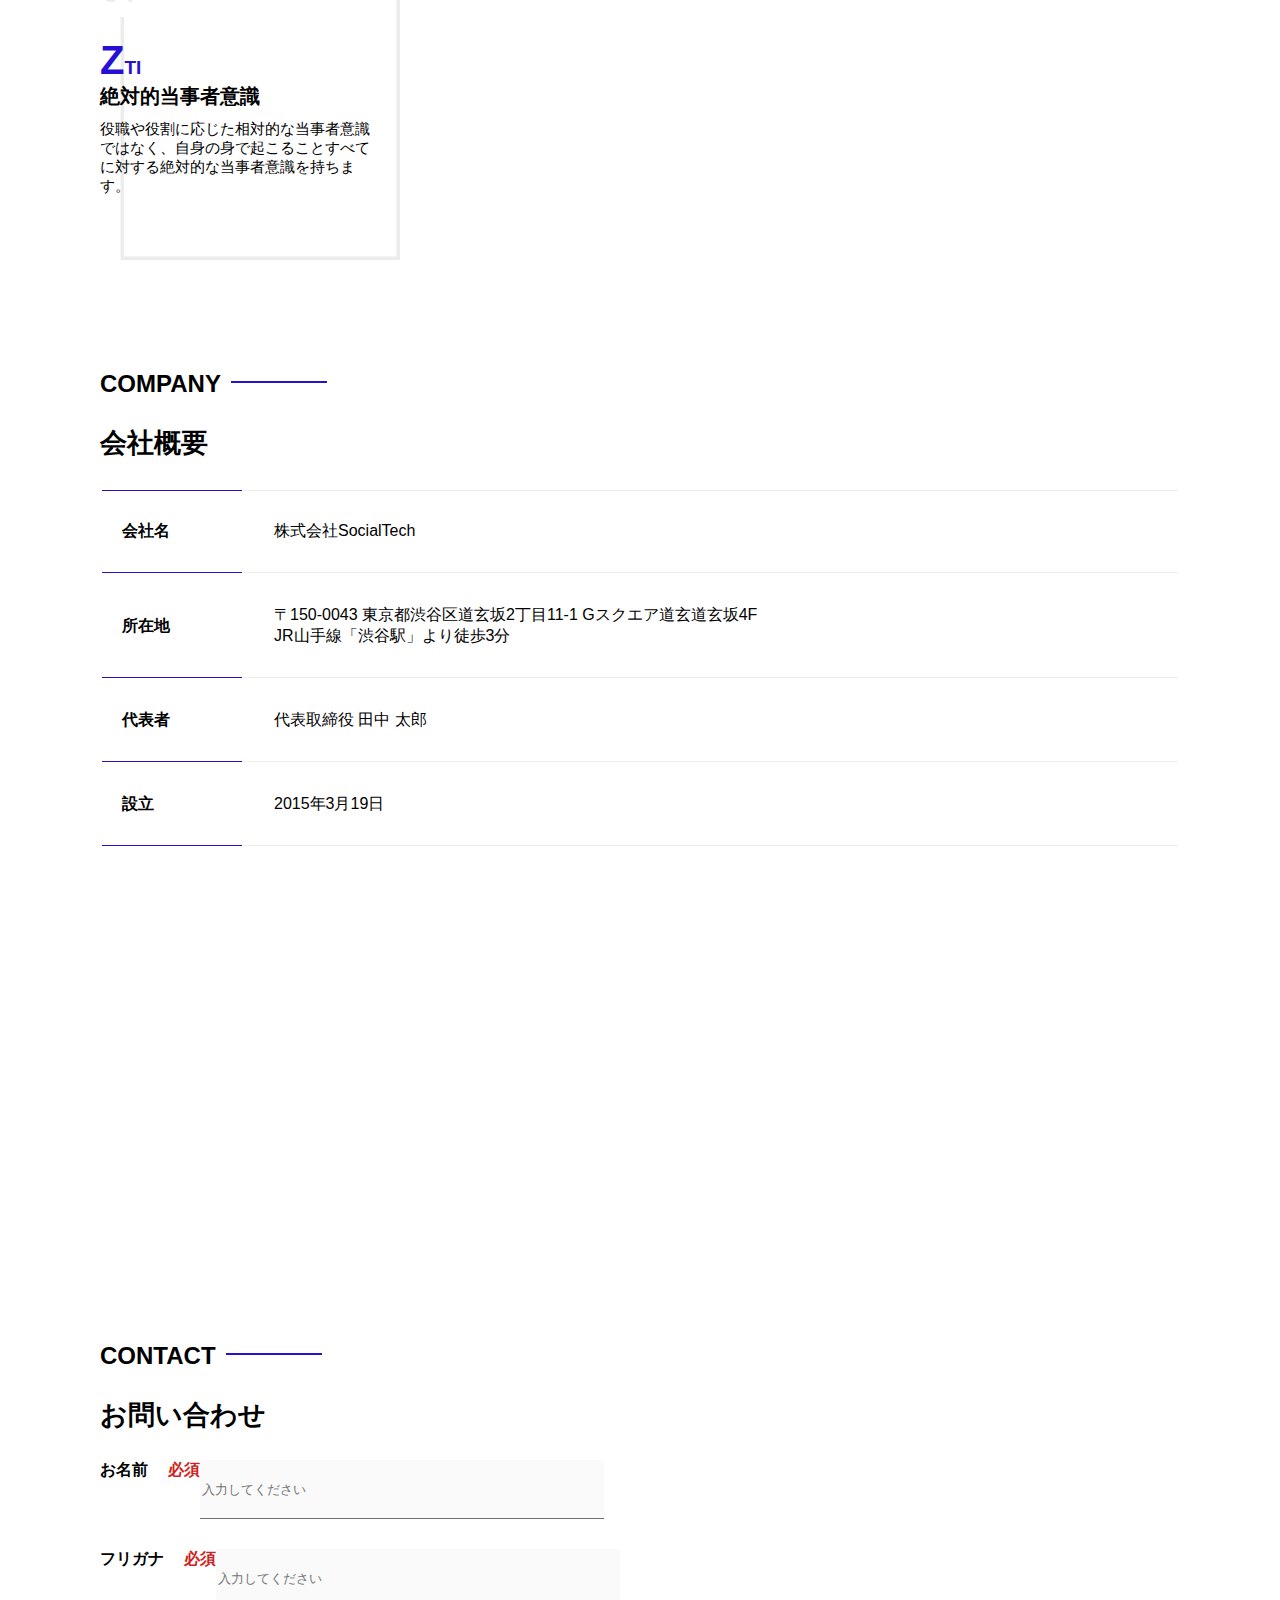
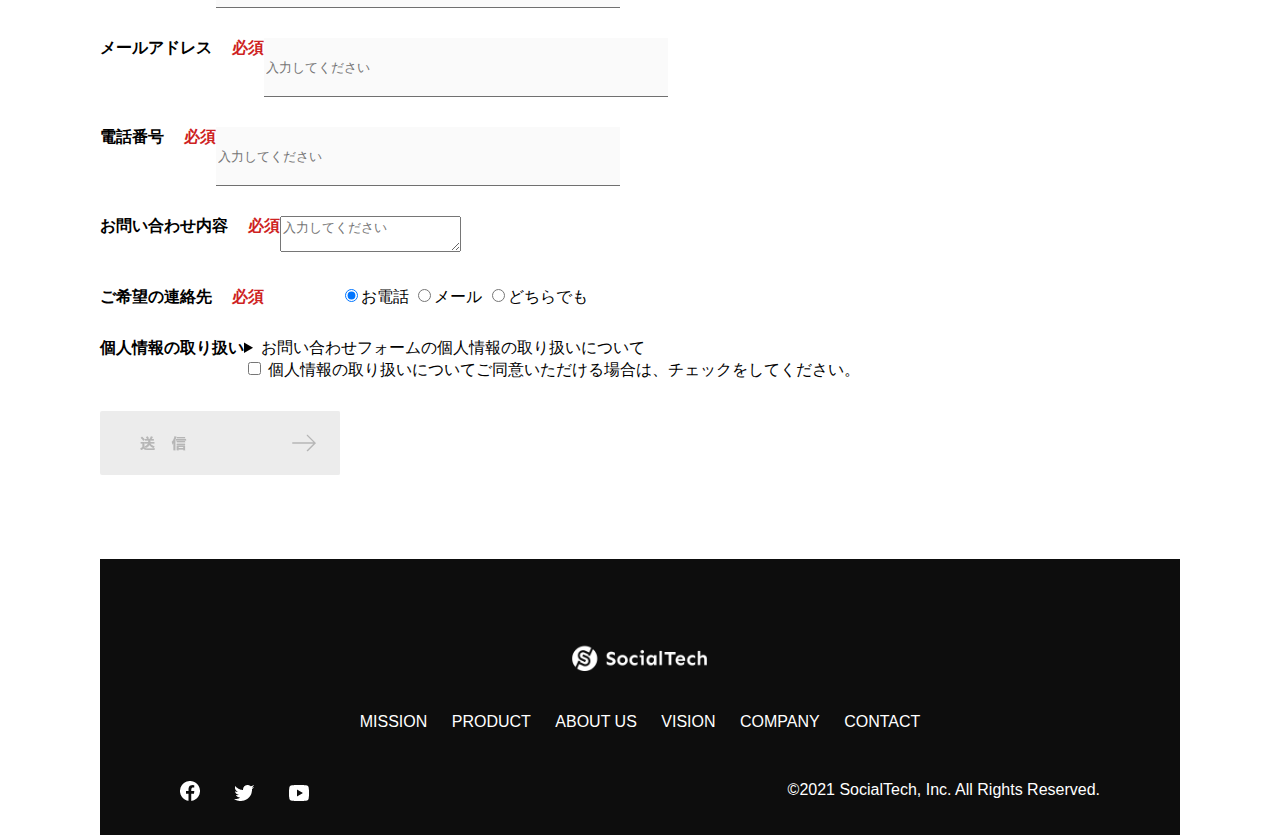
<file: kadai_tutorial_output/index.html>
<!DOCTYPE html>
<html lang="en">
<head>
  <title>SocialTech</title>
  <meta charset="UTF-8">
  <meta name="description" content="SocialTechはEdTech業界のリーディングカンパニーを目指します。">
  <meta name="viewport" content="width=device-width, initial-scale=1.0">
  <link rel="stylesheet" href="style.css">
</head>
<body>

  <!--ヘッダー-->
  <header>
    <!--ロゴ-->
    <a href="index.html" id="logo"><img src="images/logo.png" alt="トップページに戻る"></a>
    
    <!--PC用ナビゲーション-->
    <nav id="nav-pc">
      <a href="mission.html">MISSION</a>
      <a href="product.html">PRODUCT</a>
      <a href="index.html#aboutus">ABOUT US</a>
      <a href="index.html#vision">VISION</a>
      <a href="index.html#company">COMPANY</a>
      <a href="index.html#contact">CONTACT</a>
    </nav>
      <!-- スマホ用メニューボタン -->
      <img id="menu-sp" src="images/button-menu.png" alt="ナビゲーションを開く" onclick="document.getElementById('nav-sp').style.display = 'block'">
      
      <!--スマホ用ナビゲーション-->
      <nav id="nav-sp">
        <img id="close" src="images/button-close.png" alt="ナビゲーションを閉じる" onclick="document.getElementById('nav-sp').style.display = 'none'">
        <a id="logo-sp" href="index.html" onclick="document.getElementById('nav-sp').style.display = 'none'"><img src="images/logo-sp.png" alt="トップページに戻る"></a>
        <a class="menu" href="mission.html" onclick="document.getElementById('nav-sp').style.display = 'none'">MISSION</a>
        <a class="menu" href="product.html" onclick="document.getElementById('nav-sp').style.display = 'none'">PRODUCT</a>
        <a class="menu" href="index.html#aboutus" onclick="document.getElementById('nav-sp').style.display = 'none'">ABOUT US</a>
        <a class="menu" href="index.html#vision" onclick="document.getElementById('nav-sp').style.display = 'none'">VISION</a>
        <a class="menu" href="index.html#company" onclick="document.getElementById('nav-sp').style.display = 'none'">COMPANY</a>
        <a class="menu" href="index.html#contact" onclick="document.getElementById('nav-sp').style.display = 'none'">CONTACT</a>
        <div id="sns">
          <a href="https://www.facebook.com/sejuku2013"><img src="images/button-facebook.png" alt="Facebookのリンク"></a>
          <a href="https://twitter.com/samuraijuku"><img src="images/button-twitter.png" alt="Twitterのリンク"></a>
          <a href="https://www.youtube.com/channel/UCCFOQO5aDK0xXam4cUQXT8g"><img src="images/button-youtube.png" alt="YouTubeのリンク"></a>
        </div>      
      </nav>
  </header>

  <main>
    <article>
      <!--メインビジュアル-->
      <section id="main-visual">
        <div id="main-message">
          <h1>WORLD PEACE</h1>
          <p>IT教育で世界平和を実現する</p>
        </div>
        <img src="images/index/index-main.png" alt="PC周りに集まる多国籍の仲間たち">

      </section>
      <!--ミッション-->
      <section id="mission">
          <h2 class="index-h2">MISSION</h2>
        <div id="mission-flex">
          <div>
            <img id="mission-photo" src="images/index/index-mission.png" alt="野外のベンチで写真を撮影する多国籍の仲間たち">
            <h3>世界平和の実現</h3>
            <p>
              人類の悲願である世界平和。世界平和を脅かす様々な社会問題を解決するためには、イノベーションをどんどん起こしていく必要があります。SocialTechは、プログラミング教育を通してイノベーターを輩出することで、世界平和という大きなテーマに挑んでいきます。
            </p>
          </div>
          <div>
            <img id="s2dgs" src="images/index/s2dgs.png" alt="S2DSs">
            <h3>S2DGsの実現</h3>
            <p>国連が掲げる「Sustainable Development Goals（持続可能な開発目標）」に含まれる17つのグローバル目標のうち、以下の5つの目標の実現をミッションとしてサービスを展開しています。</p>
            <a href="mission.html">
              <img src="images/button-more.png" alt="もっとみる">
            </a>
          </div>
        </div>
      </section>
      <!--プロダクト-->
      <section id="product">
        <h2 class="index-h2">PRODUCT</h2>
        <div>
          <div id="product-left">
            <div>
              <img class="prduct-photo" src="images/index/index-mantoman.png" alt="PCでコードを書く男性">
              <div class="product-explain">
                <span>MAN TO MAN</span>
                <h3>プログラミング教育</h3>
                <p>2013年より日本で唯一の専属講師によるマンツーマンのプログラミングレッスンを開始。AI/人工知能やウェブデザインの学習も可能です。</p>
              </div>
            </div>
            <div>
              <img class="product-photo" src="images/index/index-career.png" alt="笑顔で話し合う2人の男性">
              <div class="product-explain">
                <span>CAREER</span>
                <h3>人材紹介事業</h3>
                <p>エンジニアへの転職に特化した履歴書や職務経歴書のアドバイスや面接対策を行い、豊富な求人の中から最適なキャリア選択を支援します。</p>
              </div>
            </div>
          </div>
          <div id="product-right">
            <div>
              <img class="product-photo" src="images/index/index-media.png" alt="スマートフォンを操作する人">
              <div class="product-explain">
                <span>MEDIA</span>
                <h3>プログラミング学習メディア</h3>
                <p>月間200万人に読まれる日本最大級のプログラミング学習サイト「SocialTech Blog」やYouTubeチャンネルにて学習情報を発信しています。</p>
              </div>
            </div>
            <div>
              <img class="product-photo" src="images/index/index-b2b.png" alt="講演中の男性とそれを聴く人々">
              <div class="product-explain">
                <span>B2B</span>
                <h3>法人研修事業</h3>
                <p>社員のスキルアップ・資格取得・福利厚生を目的としたプログラミング法人研修。貴社の事業モデルに合わせた研修内容の提案を致します。</p>
              </div>
            </div>
          </div>
        </div>
        <div>
          <a id="product-more" href="product.html">
            <img src="images/button-more.png" alt="もっとみる">
          </a>
        </div>
      </section>
      <!-- ABOUT US-->
      <section id="aboutus">
        <h2 class="index-h2">ABOUT US</h2>
        <h3>3つの組織文化</h3>
        <div>
          <table class="culture-table">
            <tr>
              <td>
                <span class="culture-num">01</span>  
              </td>
              <td>
                <span class="culture-en">FREXIBLE</span>
                <span class="culture-jp">フレキシブル</span>
              </td>
            </tr>
            <tr>
              <td>
                <!--空のセル-->
              </td>
              <td>
                <p class="culture-description">
                  リモートワーク、フルフレックス、副業推奨など1人1人が最大限のパフォーマンスを発揮できる柔軟な働き方を促進しています。
                </p>
              </td>
            </tr>
            <tr>
              <td>
                <span class="culture-num">02</span>
              </td>
              <td>
                <span class="culture-en">TEAL</span>
                <span class="culture-jp">ティール</span>                
              </td>
            </tr>
            <tr>
              <td>
                <!--空のセル-->
              </td>
              <td>
                <p class="culture-description">
                  会社全体を1つの生命体として捉え、お互いが深く結びついた一階層型
                  組織として部署・チーム関係なく課題解決をできる組織を目指しています。
                </p>
              </td>
            </tr>
            <tr>
              <td>
                <span class="culture-num">03</span>
              </td>
              <td>
                <span class="culture-en">SELF REALIZATION</span>
                <span class="culture-jp">自己実現</span>
              </td>
            </tr>
            <tr>
              <td>
                <!--空のセル-->
              </td>
              <td>
                <p class="culture-description">
                  クオーター毎に経営・部署・個人ごとにOKRを設定し個人のキャリアと
                  会社の目指す方向の軌道修正を行っております。
                </p>
              </td>
            </tr>
          </table>
            <img class="culture-img" src="images/index/index-aboutus1.png" alt="笑顔で話し合う2人の女性">  
        </div>
          <img class="culture-img2" src="images/index/index-aboutus2.png" alt="笑顔で話し合う3人の男女">
      </section>
      <!--VISION-->
      <section id="vision">
        <h2 class="index-h2">VISION</h2>
        <h3>7つの行動指針</h3>
        <div>
          <div class="vision-box">
            <img src="images/index/vision-01.png" alt="01">
            <span>
              <h4>CUSTOMER IS BOSS</h4>
              <h5>あなたのボスは顧客である</h5>
              <p>私達は常にお客様思考で行動し、お客様を喜ばせ、期待値を超えた感動を提供することを大切にします。</p>
            </span>
          </div>
          <div class="vision-box">
            <img src="images/index/vision-02.png" alt="02">
            <span>
              <h4>MOVE FAST</h4>
              <h5>早さは価値</h5>
              <p>素早く試し、素早く実行することで新しい気付きや発見を見つけていきます。</p>
            </span>
          </div>
          <div class="vision-box">
            <img src="images/index/vision-03.png" alt="03">
            <span>
              <h4>IMPACT DRIVEN</h4>
              <h5>作業するのは仕事ではない</h5>
              <p>問題から考え、成果とは何かを考え続け、インパクトのある成果を生むために仕事をしていきます。</p>
            </span>
          </div>
          <div class="vision-box">
            <img src="images/index/vision-04.png" alt="04">
            <span>
              <h4>SAVE TIME, SAVE MONEY</h4>
              <h5>浪費は命取りになる</h5>
              <p>少ないコストでできる方法を考えます。お金だけでなく、人の時間をいただいている自覚を持ち、あらゆるリソースを有意義に活用します。</p>
            </span>
          </div>
          <div class="vision-box">
            <img src="images/index/vision-05.png" alt="05">
            <span>
              <h4>BE GENTLE</h4>
              <h5>「優しくない」をなくす</h5>
              <p>社会をすこしずつ優しくしていきます。自分、家族、同僚、顧客、他人、全ての人に優しくいることを心がけます。</p>
            </span>
          </div>
          <div class="vision-box">
            <img src="images/index/vision-06.png" alt="06">
            <span>
              <h4>ABC</h4>
              <h5>当たり前の事をバカにせずにちゃんとやる</h5>
              <p>礼儀、健康、嘘をつかない。当たり前の事が出来ているかを常に自問し、当たり前の基準を高く持って行動します。</p>
            </span>
          </div>
          <div class="vision-box">
            <img src="images/index/vision-07.png" alt="07">
            <span>
              <h4>ZTI</h4>
              <h5>絶対的当事者意識</h5>
              <p>役職や役割に応じた相対的な当事者意識ではなく、自身の身で起こることすべてに対する絶対的な当事者意識を持ちます。</p>
            </span>
          </div>
        </div>
      </section>
      <!--COMPANY-->
      <section id="company">
        <h2 class="index-h2">COMPANY</h2>
        <h3>会社概要</h3>
        <table id="company-table">
          <tr>
            <th class="tableheader-first">会社名</th>
            <td class="cell-first">株式会社SocialTech</td>
          </tr>
          <tr>
            <th class="tableheader">所在地</th>
            <td class="cell">〒150-0043 東京都渋谷区道玄坂2丁目11-1 Gスクエア道玄道玄坂4F<br>JR山手線「渋谷駅」より徒歩3分</td>
          </tr>
          <tr>
            <th class="tableheader">代表者</th>
            <td class="cell">代表取締役 田中 太郎</td>
          </tr>
          <tr>
            <th class="tableheader">設立</th>
            <td class="cell">2015年3月19日</td>
          </tr>
        </table>
          <iframe
          src="https://www.google.com/maps/embed?pb=!1m18!1m12!1m3!1d3241.7759544892483!2d139.69399665123464!3d35.65789123876098!2m3!1f0!2f0!3f0!3m2!1i1024!2i768!4f13.1!3m3!1m2!1s0x60188caa0042e8d1%3A0xba130bea826a7aa2!2z44CSMTUwLTAwNDMg5p2x5Lqs6YO95riL6LC35Yy66YGT546E5Z2C77yS5LiB55uu77yR77yR4oiS77yR!5e0!3m2!1sja!2sjp!4v1636872991912!5m2!1sja!2sjp"
          style="border:0;" allowfullscreen="" loading="lazy">
          </iframe>
      </section>
      <!-- お問い合わせフォーム -->
      <section id="contact">
        <h2 class="index-h2">CONTACT</h2>
        <h3>お問い合わせ</h3>
        <!-- STATIC FORMSのフォームタグ -->
        <form action="https://api.staticforms.xyz/submit" method="post">
          <input type="text" name="honeypot" style="display:none">
          <!-- STATIC FORMSのアクセスキー -->
          <input type="hidden" name="accessKey" value="423d333a-26c8-468f-9ebb-381e0e08f0fd">
          <!--メールのタイトル-->
          <input type="hidden" name="subject" value="お問い合わせフォーム" />
          <!--送信先のメールアドレスをvalueに設定する-->
          <input type="hidden" name="replyTo" value="〇〇〇@△△△.com">
          <!--redirectToのURLは公開後のURLへリンクする-->
          <input type="hidden" name="redirectTo" value="">
          <div>
            <div class="contact-headig">
              <label class="contact-label">お名前<span class="contact-span">必須</span></label>
            </div>
            <div>
              <input type="text" name="name" placeholder="入力してください" class="contact-textbox">
            </div>
          </div>
          <div>
            <div class="contact-headig">
              <label class="contact-label">フリガナ<span class="contact-span">必須</span></label>
            </div>
            <div>
              <input type="text" name="hurigana" placeholder="入力してください" class="contact-textbox">
            </div>
          </div>
          <div>
            <div class="contact-headig">
              <label class="contact-label">メールアドレス<span class="contact-span">必須</span></label>
            </div>
            <div>
              <input type="text" name="email" placeholder="入力してください" class="contact-textbox">
            </div>
          </div>
          <div>
            <div class="contact-headig">
              <label class="contact-label">電話番号<span class="contact-span">必須</span></label>
            </div>
            <div>
              <input type="text" name="tel" placeholder="入力してください" class="contact-textbox">
            </div>
          </div>
          <div>
            <div class="contact-headig">
              <label class="contact-label">お問い合わせ内容<span class="contact-span">必須</span></label>
            </div>
            <div>
              <textarea classs="contact-textarea" placeholder="入力してください" name="message"></textarea>
            </div>
          </div>
          <div>
            <div class="contact-heading">
              <label class="contact-label">ご希望の連絡先<span class="contact-span">必須</span></label>
            </div>
            <div>
              <input class="radiobutton" type="radio" value="tel" name="contact" checked><label>お電話</label>
              <input class="radiobutton" type="radio" value="mail" name="contact"><label>メール</label>
              <input class="radiobutton" type="radio" value="both" name="contact"><label>どちらでも</label>
            </div>
          </div>
          <div>
            <div class="contact-headig">
              <label class="contact-label">個人情報の取り扱い</label>
            </div>
            <div>
              <details>
                <summary>お問い合わせフォームの個人情報の取り扱いについて</summary>
                <div>
                  <span>１．組織の名称又は氏名</span><br>
                  株式会社SocialTech<br><br>
                  <span>２．個人情報保護管理者（若しくはその代理人）の氏名又は職名、所属及び連絡先
                    鈴木 一郎 コーポレート部</span><br>
                  メールアドレス：support@socialtech.net<br>
                  TEL：03-xxxx-xxxx<br>
                  <span>３．個人情報の利用目的</span><br>
                  ・本サービス及び本サービスに関連する情報の提供又はそれらに関する連絡のため<br>
                  ・ユーザーの本人確認のため<br>
                  ・当社サービスのご案内のため<br>
                  ・当社の商品等の広告または宣伝（電子メールによるものを含むものとします。）<br><br>
                  <span>４．個人情報の取り扱い業務の委託</span><br>
                  個人情報の取扱業務の全部または一部を外部に業務委託する場合があります。<br>
                  その際、弊社は、個人情報を適切に保護できる管理体制を敷き実行していることを条件として<br>
                  委託先を厳選したうえで、機密保持契約を委託先と締結し、お客様の個人情報を厳密に管理させます。<br><br>
                  <span>５．個人情報の開示等の請求</span><br>
                  お客様は、弊社に対してご自身の個人情報の開示等（利用目的の通知、開示、内容の訂正・追加・削除、利用の停止または消去、第三者への提供の停止）に関して、当社問合わせ窓口に申し出ることができます。<br>
                  その際、弊社はお客様ご本人を確認させていただいたうえで、合理的な期間内に対応いたします。<br><br>
                  なお、個人情報に関する弊社問合わせ先は、次の通りです。<br><br>
                  株式会社SocialTech　個人情報問合せ窓口<br>
                  〒150-0043　東京都渋谷区道玄坂2丁目11-1 Ｇスクエア渋谷道玄坂 4F<br>
                  メールアドレス：support@socialtech.net　TEL：03-xxxx-xxxx<br><br>
                  <span>６．個人情報を提供されることの任意性について</span><br><br>
                  お客様がご自身の個人情報を弊社に提供されるか否かは、お客様のご判断によりますが、もしご提供されない場合には、適切なサービスが提供できない場合がありますので予めご了承ください。
                </div>
              </details>
              <input type="checkbox" name="agree">
              <span>個人情報の取り扱いについてご同意いただける場合は、チェックをしてください。</span>
            </div>
          </div>
            <input type="image" src="images/button-submit.png" alt="送信する">
       </form>
     </section>
   </article>
   <footer>
    <div id="footer-logo">
      <img src="images/logo-sp.png" alt="SocialTech">
    </div>
    <div id="footer-link">
      <a href="mission.html">MISSION</a>
      <a href="product.html">PRODUCT</a>
      <a href="index.html#aboutus">ABOUT US</a>
      <a href="index.html#vision">VISION</a>
      <a href="index.html#company">COMPANY</a>
      <a href="index.html#contact">CONTACT</a>
    </div>
      <div id="sns-footer">
        <a href="https://www.facebook.com/sejuku2013"><img src="images/button-facebook.png" alt="Facebookのリンク"></a>
        <a href="https://twitter.com/samuraijuku"><img src="images/button-twitter.png" alt="Twitterのリンク"></a>
        <a href="https://www.youtube.com/channel/UCCFOQO5aDK0xXam4cUQXT8g"><img src="images/button-youtube.png" alt="YouTubeのリンク"></a>
          <span id="copyright">&copy;2021 SocialTech, Inc. All Rights Reserved.</span>
      </div>
   </footer>
 </main>
</body>
</html>
</file>
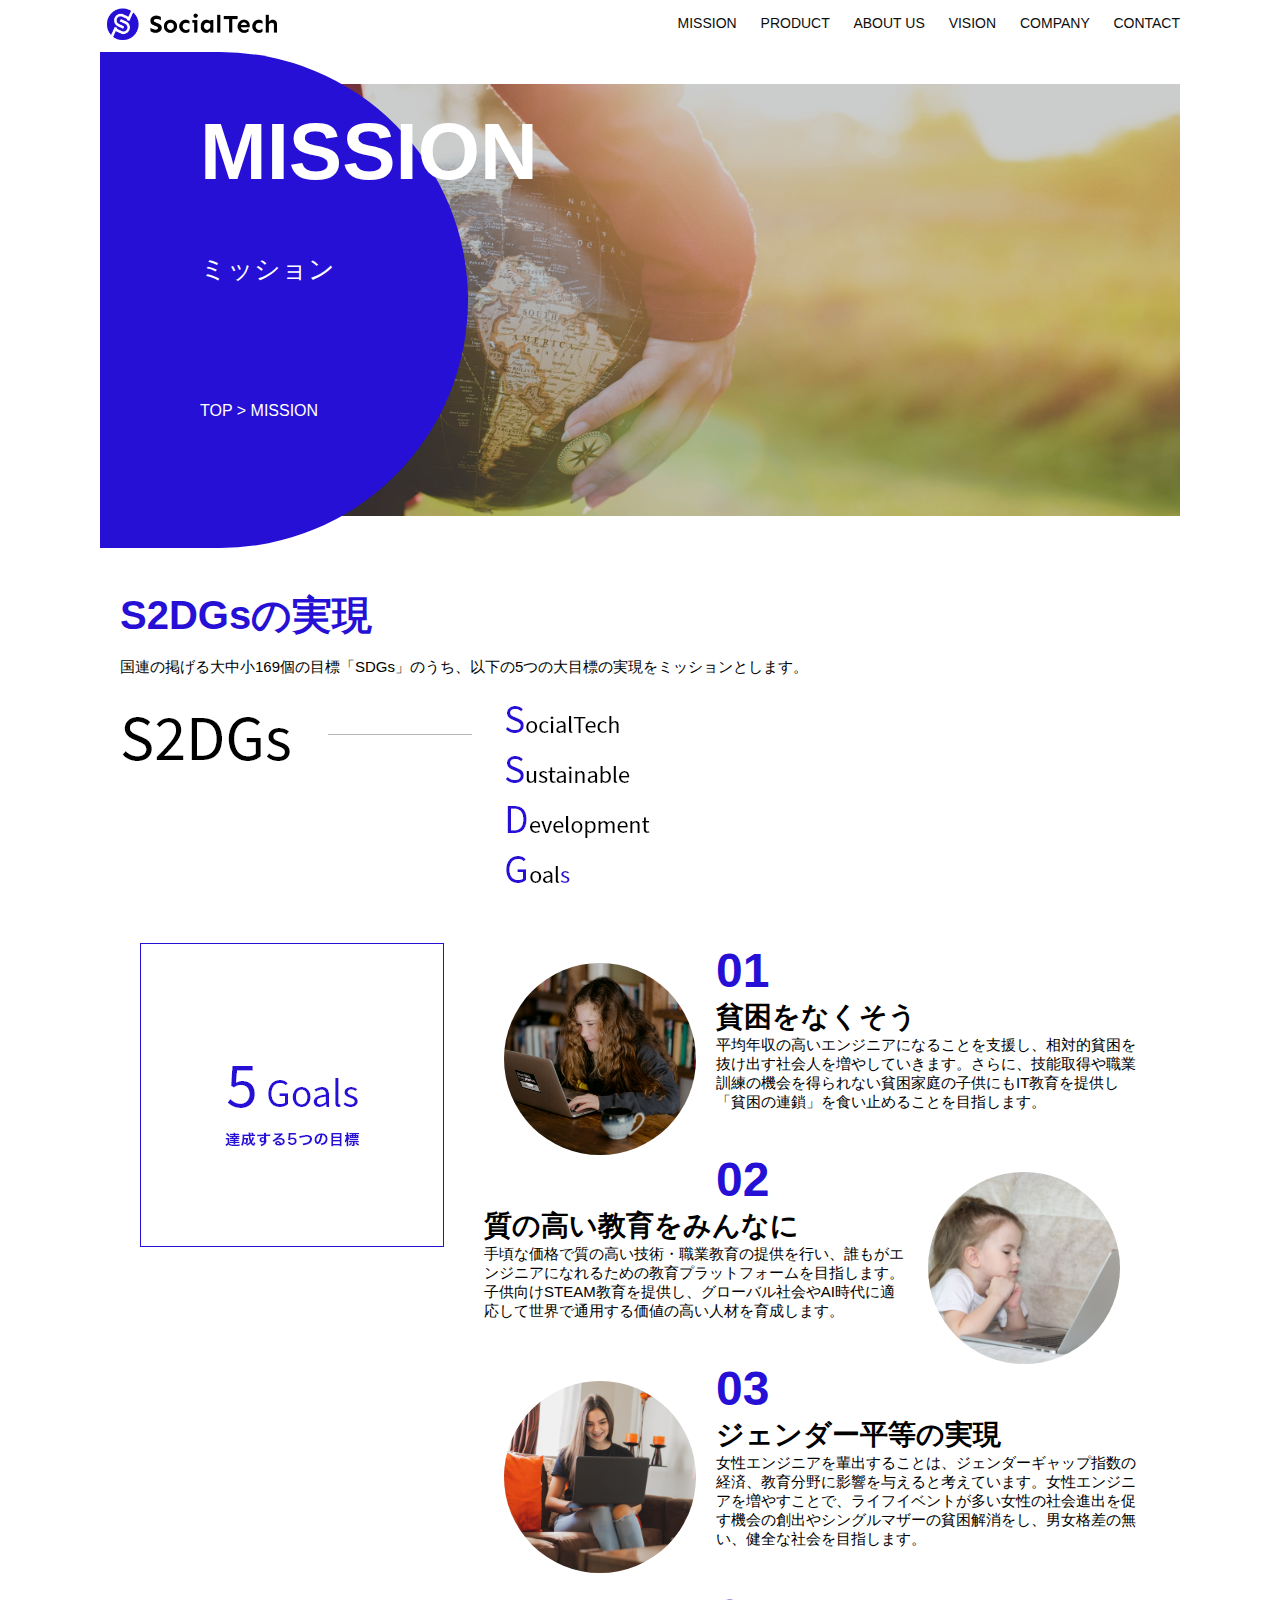
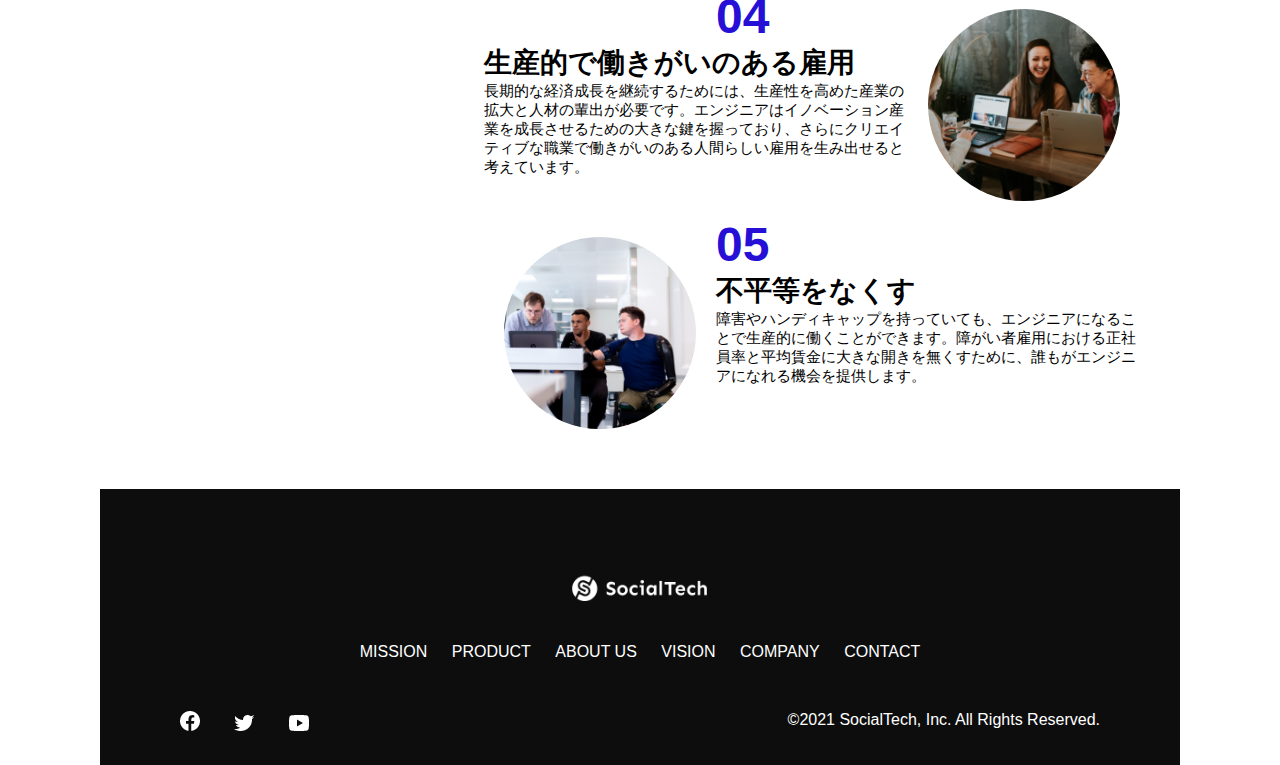
<file: kadai_tutorial_output/mission.html>
<!DOCTYPE html>
  <html>
  <head>
    <title>SocialTech - MISSON ミッション -</title>
    <meta charset="utf-8">
    <meta name="description" content="SocialTechが目指す5つの目標（S2DGs）を紹介します">
    <meta name="viewport" content="width=device-width, initial-scale=1.0">
    <link rel="stylesheet" href="style.css">
  </head>
 
  <body>
    <!-- ヘッダー -->
    <header>
      <!-- ロゴ -->
      <a href="index.html" id="logo"><img src="images/logo.png" alt="トップページに戻る"></a>
  
      <!-- PC用ナビゲーション -->
      <nav id="nav-pc">
        <a href="mission.html">MISSION</a>
        <a href="product.html">PRODUCT</a>
        <a href="index.html#aboutus">ABOUT US</a>
        <a href="index.html#vision">VISION</a>
        <a href="index.html#company">COMPANY</a>
        <a href="index.html#contact">CONTACT</a>
      </nav>
  
      <!-- スマホ用メニューボタン -->
      <img id="menu-sp" src="images/button-menu.png" alt="ナビゲーションを開く" onclick="document.getElementById('nav-sp').style.display = 'block'">
  
      <!-- スマホ用ナビゲーション -->
      <nav id="nav-sp">
        <img id="close" src="images/button-close.png" alt="ナビゲーションを閉じる" onclick="document.getElementById('nav-sp').style.display = 'none'">
        <a id="logo-sp" href="index.html" onclick="document.getElementById('nav-sp').style.display = 'none'"><img
            src="images/logo-sp.png" alt="トップページに戻る"></a>
        <a class="menu" href="mission.html" onclick="document.getElementById('nav-sp').style.display = 'none'">MISSION</a>
        <a class="menu" href="product.html" onclick="document.getElementById('nav-sp').style.display = 'none'">PRODUCT</a>
        <a class="menu" href="index.html#aboutus" onclick="document.getElementById('nav-sp').style.display = 'none'">ABOUT
          US</a>
        <a class="menu" href="index.html#vision"
          onclick="document.getElementById('nav-sp').style.display = 'none'">VISION</a>
        <a class="menu" href="index.html#company"
          onclick="document.getElementById('nav-sp').style.display = 'none'">COMPANY</a>
        <a class="menu" href="index.html#contact"
          onclick="document.getElementById('nav-sp').style.display = 'none'">CONTACT</a>
        <div id="sns">
          <a href="https://www.facebook.com/sejuku2013"><img src="images/button-facebook.png" alt="Facebookのリンク"></a>
          <a href="https://twitter.com/samuraijuku"><img src="images/button-twitter.png" alt="Twitterのリンク"></a>
          <a href="https://www.youtube.com/channel/UCCFOQO5aDK0xXam4cUQXT8g"><img src="images/button-youtube.png" alt="YouTubeのリンク"></a>
        </div>
      </nav>
    </header>
    <main>
      <article>
        <section id="mission-main">
          <div id="mission-title">
            <h1>MISSION</h1>
            <span>ミッション</span>
            <div>TOP > MISSION</div>
          </div>
        </section>
        <section id="mission-s2dgs">
          <h2 class="mission-h2">S2DGsの実現</h2>
          <p>国連の掲げる大中小169個の目標「SDGs」のうち、以下の5つの大目標の実現をミッションとします。</p>
          <img src="images/mission/mission-s2dgs.png" alt="S2DGs">
        </section>
        <section id="mission-5goals">
          <div>
            <img id="s2dgs-image" src="images/mission/mission-5goals.png" alt="5Goals">
          </div>
          <div>
            <div>
              <img class="fivegoals-image-left" src="images/mission/mission-5goals01.png" alt="PCを操作する女の子">
              <span class="fivegoals-number">01</span>
              <h3 class="fivegoals-h3">貧困をなくそう</h3>
              <p class="fivegoals-p">
                平均年収の高いエンジニアになることを支援し、相対的貧困を抜け出す社会人を増やしていきます。さらに、技能取得や職業訓練の機会を得られない貧困家庭の子供にもIT教育を提供し「貧困の連鎖」を食い止めることを目指します。
              </p>
            </div>
            <div>
              <img class="fivegoals-image-right" src="images/mission/mission-5goals02.png" alt="PCを見つめる小さい女の子">
              <span class="fivegoals-number">02</span>
              <h3 class="fivegoals-h3">質の高い教育をみんなに</h3>
              <p class="fivegoals-p">
                手頃な価格で質の高い技術・職業教育の提供を行い、誰もがエンジニアになれるための教育プラットフォームを目指します。子供向けSTEAM教育を提供し、グローバル社会やAI時代に適応して世界で通用する価値の高い人材を育成します。
              </p>
            </div>
            <div>
              <img class="fivegoals-image-left" src="images/mission/mission-5goals03.png" alt="PCを操作する女性">
              <span class="fivegoals-number">03</span>
              <h3 class="fivegoals-h3">ジェンダー平等の実現</h3>
              <p class="fivegoals-p">
                女性エンジニアを輩出することは、ジェンダーギャップ指数の経済、教育分野に影響を与えると考えています。女性エンジニアを増やすことで、ライフイベントが多い女性の社会進出を促す機会の創出やシングルマザーの貧困解消をし、男女格差の無い、健全な社会を目指します。
              </p>
            </div>
            <div>
              <img class="fivegoals-image-right" src="images/mission/mission-5goals04.png" alt="笑顔で話し合う3人の男女">
              <span class="fivegoals-number">04</span>
              <h3 class="fivegoals-h3">生産的で働きがいのある雇用</h3>
              <p class="fivegoals-p">
                長期的な経済成長を継続するためには、生産性を高めた産業の拡大と人材の輩出が必要です。エンジニアはイノベーション産業を成長させるための大きな鍵を握っており、さらにクリエイティブな職業で働きがいのある人間らしい雇用を生み出せると考えています。
              </p>
            </div>
            <div>
              <img class="fivegoals-image-left" src="images/mission/mission-5goals05.png" alt="障害を持つ男性が生き生きと働く様子">
              <span class="fivegoals-number">05</span>
              <h3 class="fivegoals-h3">不平等をなくす</h3>
              <p class="fivegoals-p">
                障害やハンディキャップを持っていても、エンジニアになることで生産的に働くことができます。障がい者雇用における正社員率と平均賃金に大きな開きを無くすために、誰もがエンジニアになれる機会を提供します。
              </p>
            </div>
          </div>
        </section>
      </article>
      <footer>
        <div id="footer-logo">
          <img src="images/logo-sp.png" alt="SocialTech">
        </div>
        <div id="footer-link">
          <a href="mission.html">MISSION</a>
          <a href="product.html">PRODUCT</a>
          <a href="index.html#aboutus">ABOUT US</a>
          <a href="index.html#vision">VISION</a>
          <a href="index.html#company">COMPANY</a>
          <a href="index.html#contact">CONTACT</a>
        </div>
        <div id="sns-footer">
          <a href="https://www.facebook.com/sejuku2013"><img src="images/button-facebook.png" alt="Facebookのリンク"></a>
          <a href="https://twitter.com/samuraijuku"><img src="images/button-twitter.png" alt="Twitterのリンク"></a>
          <a href="https://www.youtube.com/channel/UCCFOQO5aDK0xXam4cUQXT8g"><img src="images/button-youtube.png" alt="YouTubeのリンク"></a>
          <span id="copyright">&copy;2021 SocialTech, Inc. All Rights Reserved.</span>
        </div>
      </footer>
    </main>
  </body>
 
  </html>
</file>
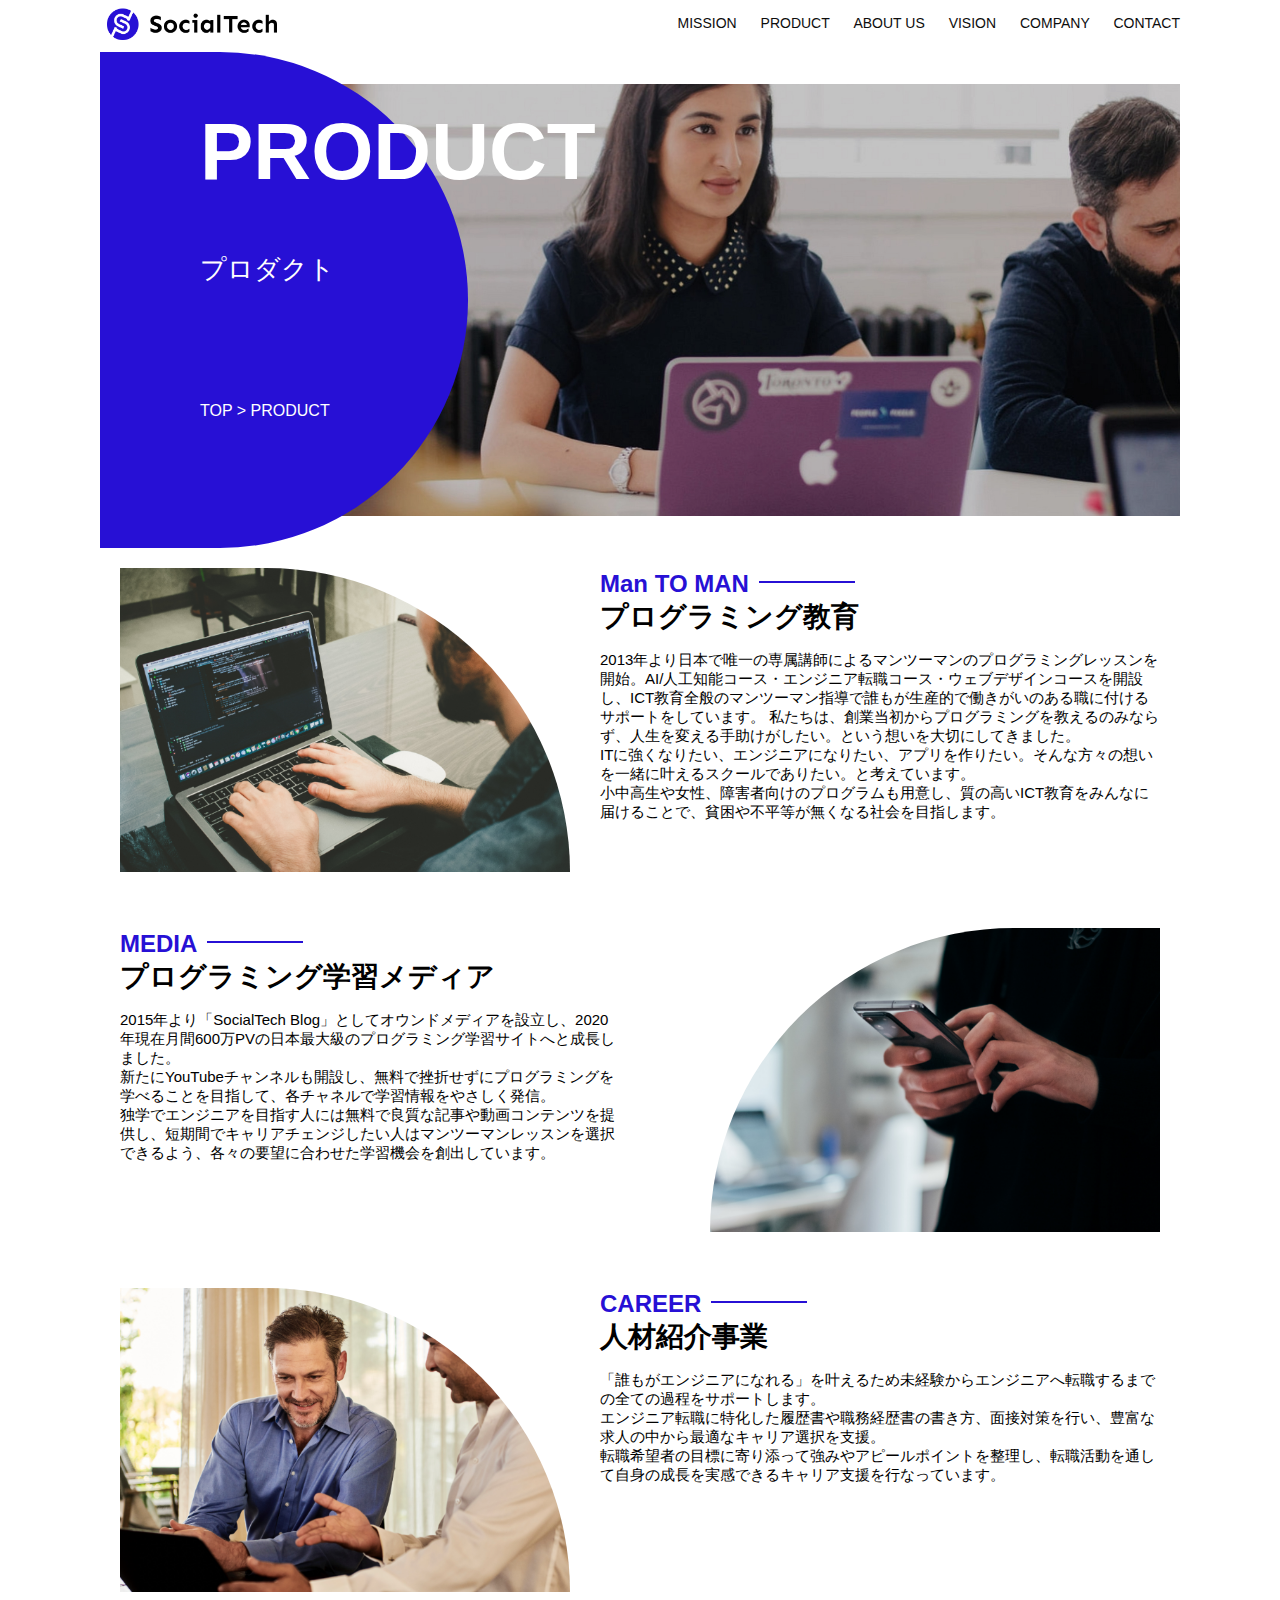
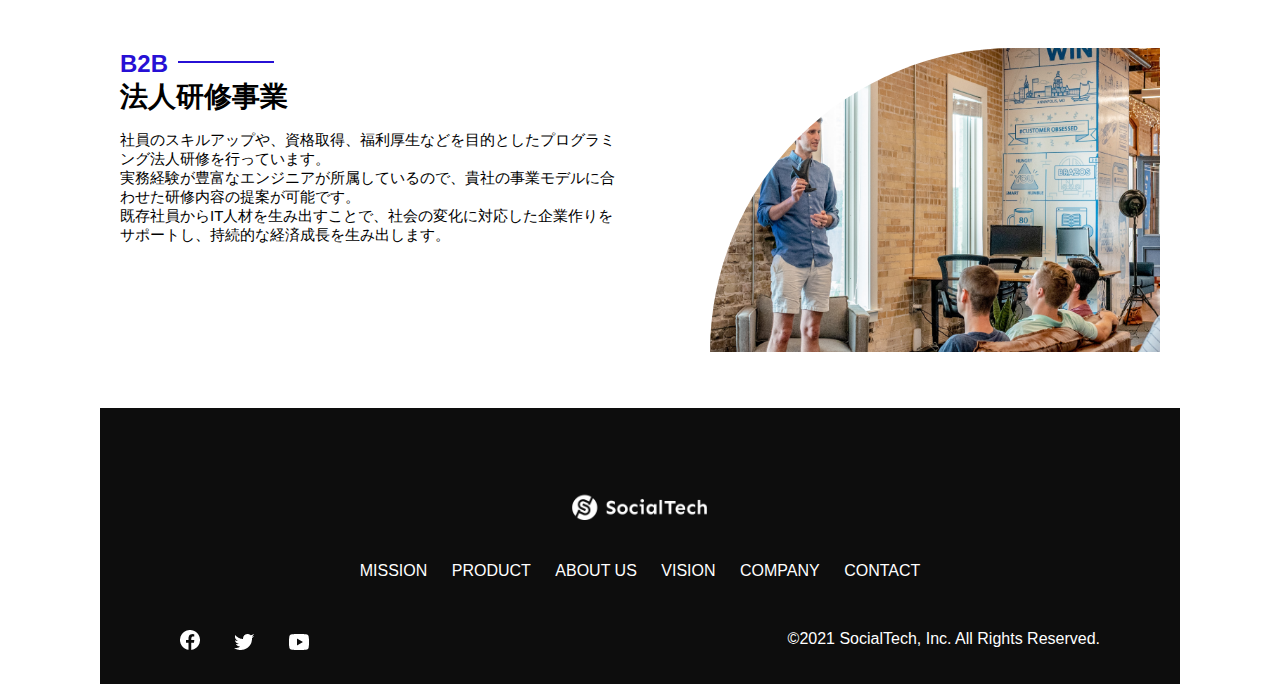
<file: kadai_tutorial_output/product.html>
<!DOCTYPE html>
  <html>
    
  <head>
    <title>SocialTech -PRODUCT プロダクト-</title>
    <meta charset="UTF-8">
    <meta name="description" content="SocialTechの4つのプロダクトを紹介します">
    <meta name="viewport" content="width=device-width, initial-scale=1.0">
    <link rel="stylesheet" href="style.css">
  </head>
  
  <body>
    <!-- ヘッダー -->
    <header>
      <!-- ロゴ -->
      <a href="index.html" id="logo"><img src="images/logo.png" alt="トップページに戻る"></a>
  
      <!-- PC用ナビゲーション -->
      <nav id="nav-pc">
        <a href="mission.html">MISSION</a>
        <a href="product.html">PRODUCT</a>
        <a href="index.html#aboutus">ABOUT US</a>
        <a href="index.html#vision">VISION</a>
        <a href="index.html#company">COMPANY</a>
        <a href="index.html#contact">CONTACT</a>
      </nav>
  
      <!-- スマホ用メニューボタン -->
      <img id="menu-sp" src="images/button-menu.png" alt="ナビゲーションを開く" onclick="document.getElementById('nav-sp').style.display = 'block'">
  
      <!-- スマホ用ナビゲーション -->
      <nav id="nav-sp">
        <img id="close" src="images/button-close.png" alt="ナビゲーションを閉じる" onclick="document.getElementById('nav-sp').style.display = 'none'">
        <a id="logo-sp" href="index.html" onclick="document.getElementById('nav-sp').style.display = 'none'"><img
            src="images/logo-sp.png" alt="トップページに戻る"></a>
        <a class="menu" href="mission.html" onclick="document.getElementById('nav-sp').style.display = 'none'">MISSION</a>
        <a class="menu" href="product.html" onclick="document.getElementById('nav-sp').style.display = 'none'">PRODUCT</a>
        <a class="menu" href="index.html#aboutus" onclick="document.getElementById('nav-sp').style.display = 'none'">ABOUT
          US</a>
        <a class="menu" href="index.html#vision"
          onclick="document.getElementById('nav-sp').style.display = 'none'">VISION</a>
        <a class="menu" href="index.html#company"
          onclick="document.getElementById('nav-sp').style.display = 'none'">COMPANY</a>
        <a class="menu" href="index.html#contact"
          onclick="document.getElementById('nav-sp').style.display = 'none'">CONTACT</a>
        <div id="sns">
          <a href="https://www.facebook.com/sejuku2013"><img src="images/button-facebook.png" alt="Facebookのリンク"></a>
          <a href="https://twitter.com/samuraijuku"><img src="images/button-twitter.png" alt="Twitterのリンク"></a>
          <a href="https://www.youtube.com/channel/UCCFOQO5aDK0xXam4cUQXT8g"><img src="images/button-youtube.png" alt="YouTubeのリンク"></a>
        </div>
      </nav>
    </header>
    <main>
      <article>
        <section id="product-main">
          <div id="product-title">
            <h1>PRODUCT</h1>
            <span>プロダクト</span>
            <div>TOP > PRODUCT</div>
          </div>
        </section>
        <section class="product-section1">
          <img src="images/product/product-mantoman.png" alt="PCでコードを書く男性">
          <div>
            <h2 class="product-h2">Man TO MAN</h2>
            <h3 class="product-h3">プログラミング教育</h3>
            <p>
              2013年より日本で唯一の専属講師によるマンツーマンのプログラミングレッスンを開始。AI/人工知能コース・エンジニア転職コース・ウェブデザインコースを開設し、ICT教育全般のマンツーマン指導で誰もが生産的で働きがいのある職に付けるサポートをしています。
              私たちは、創業当初からプログラミングを教えるのみならず、人生を変える手助けがしたい。という想いを大切にしてきました。<br>ITに強くなりたい、エンジニアになりたい、アプリを作りたい。そんな方々の想いを一緒に叶えるスクールでありたい。と考えています。<br>小中高生や女性、障害者向けのプログラムも用意し、質の高いICT教育をみんなに届けることで、貧困や不平等が無くなる社会を目指します。              
            </p>
          </div>
        </section>
        <section class="product-section2">
          <div>
            <h2 class="product-h2">MEDIA</h2>
            <h3 class="product-h3">プログラミング学習メディア</h3>
            <p>
              2015年より「SocialTech
             Blog」としてオウンドメディアを設立し、2020年現在月間600万PVの日本最大級のプログラミング学習サイトへと成長しました。<br>新たにYouTubeチャンネルも開設し、無料で挫折せずにプログラミングを学べることを目指して、各チャネルで学習情報をやさしく発信。<br>独学でエンジニアを目指す人には無料で良質な記事や動画コンテンツを提供し、短期間でキャリアチェンジしたい人はマンツーマンレッスンを選択できるよう、各々の要望に合わせた学習機会を創出しています。
           </p>
         </div>
         <img src="images/product/product-media.png" alt="スマートフォンを操作する人">
       </section>
       <section class="product-section1">
         <img src="images/product/product-career.png" alt="笑顔で話し合う2人の男性">
         <div>
           <h2 class="product-h2">CAREER</h2>
           <h3 class="product-h3">人材紹介事業</h3>
           <p>
             「誰もがエンジニアになれる」を叶えるため未経験からエンジニアへ転職するまでの全ての過程をサポートします。<br>エンジニア転職に特化した履歴書や職務経歴書の書き方、面接対策を行い、豊富な求人の中から最適なキャリア選択を支援。<br>転職希望者の目標に寄り添って強みやアピールポイントを整理し、転職活動を通して自身の成長を実感できるキャリア支援を行なっています。<br>
           </p>
         </div>
       </section>
       <section class="product-section2">
         <div>
           <h2 class="product-h2">B2B</h2>
           <h3 class="product-h3">法人研修事業</h3>
           <p>
             社員のスキルアップや、資格取得、福利厚生などを目的としたプログラミング法人研修を行っています。<br>実務経験が豊富なエンジニアが所属しているので、貴社の事業モデルに合わせた研修内容の提案が可能です。<br>既存社員からIT人材を生み出すことで、社会の変化に対応した企業作りをサポートし、持続的な経済成長を生み出します。
           </p>
         </div>
         <img src="images/product/product-b2b.png" alt="講演中の男性とそれを聴く人々">
       </section>
    </article>

    <footer>
      <div id="footer-logo">
        <img src="images/logo-sp.png" alt="SocialTech">
      </div>
      <div id="footer-link">
        <a href="mission.html">MISSION</a>
        <a href="product.html">PRODUCT</a>
        <a href="index.html#aboutus">ABOUT US</a>
        <a href="index.html#vision">VISION</a>
        <a href="index.html#company">COMPANY</a>
        <a href="index.html#contact">CONTACT</a>
      </div>
      <div id="sns-footer">
        <a href="https://www.facebook.com/sejuku2013"><img src="images/button-facebook.png" alt="Facebookのリンク"></a>
        <a href="https://twitter.com/samuraijuku"><img src="images/button-twitter.png" alt="Twitterのリンク"></a>
        <a href="https://www.youtube.com/channel/UCCFOQO5aDK0xXam4cUQXT8g"><img src="images/button-youtube.png" alt="YouTubeのリンク"></a>
        <span id="copyright">&copy;2021 SocialTech, Inc. All Rights Reserved. </span>
      </div>
    </footer>

    </main>

  </body>
  
  </html>
</file>
<file: kadai_012/style.css>
/* PC、スマホ共通スタイル */
body {
  font-family: "Source Sans Pro", "Hiragino Kaku Gothic ProN", Meiryo, Arial,
    sans-serif;
}

p {
  font-size: 15px;
}

/*================
PC用のスタイル 
=================*/
/* 横幅設定 */
body {
  max-width: 1080px;
  min-width: 960px;
  margin: 0 auto 0 auto;
}

/* ヘッダー */
header {
  display: flex;
  justify-content: space-between;
}

/* ナビゲーションのレイアウト */
#nav-pc {
  text-align: right;
  font-size: 14px;
  padding-top: 15px;
}

/* ナビゲーションのリンクの装飾設定 */
#nav-pc>a {
  text-decoration: none;
  margin-left: 20px;
}

#nav-pc>a:link {
  color: #0d0d0d;
}

#nav-pc>a:visited {
  color: #0d0d0d;
}

#nav-pc>a:hover {
  color: #0d0d0d;
  text-decoration: underline;
}

#nav-pc>a:active {
  color: #0d0d0d;
}

/* メインビジュアル*/
#main-visual {
  position: relative;
  height: 400px;
}

#main-message {
  position: absolute;
  top: 0;
  left: 0;
  background-color: #2710d5;
  color: #ffffff;
  border-radius: 0 0 476px 0;
  max-width: 620px;
  height: 100%;
  width: 100%;
  z-index: 11;
}

#main-message>h1 {
  font-size: 60px;
  font-weight: bold;
  margin: 100px 0 0 50px;
}

#main-message>p {
  font-size: 28px;
  margin: 0 0 0 50px;
}

#main-visual>img {
  max-width: 620px;
  border-radius: 476px 0 0 0;
  position: absolute;
  top: 0;
  right: 0;
  z-index: 10;
}

/* 見出し */
h2 {
  margin: 40px 0 0 0;
}

h2::after {
  content: url("images/line.png");
  margin-left: 10px;
}

h3 {
  font-size: 27px;
}

/* ミッション */
#mission {
  margin: 80px auto 80px auto;
  width: 100%;
}

#mission-flex {
  width: 100%;
  display: flex;
}

#mission-flex > div {
  width: 50%;
  margin: 20px;
}

#mission-photo {
  width: 100%;
}

#s2dgs {
  margin-top: 50px;
}

/* プロダクト */
#product {
  background-color: #fafafa;
  width: 100%;
  margin: 80px 0 80px 0;
  padding: 10px 40px 0px 40px;
}

/* 外枠 */
#product > div {
  margin-top: 40px;
  display: flex;
}

/* 左のカラム */
#product-left {
  width: 50%;
  margin-right: 20px;
}

/* 右のカラム */
#product-right {
  width: 50%;
  margin-left: 20px;
  margin-top: 80px;
}

/* 画像＋説明の枠 */
#product-left>div {
  position: relative;
  height: 480px;
  margin-right: 20px;
}

#product-right>div {
  position: relative;
  height: 480px;
  margin-left: 20px;
}

/* 画像 */
.product-photo {
  width: 100%;
}

/* 説明文の枠 */
.product-explain {
  background-color: #ffffff;
  position: absolute;
  left: 0;
  top: 280px;
  margin: 0 40px 0 40px;
  padding: 20px;
  box-shadow: 5px 5px 10px rgba(0, 0, 0, 0.05);
}

/* 説明文の英語 */
.product-explain>span {
  color: #2710d5;
  font-weight: bold;
  font-size: 16px;
  margin: 0;
}

/* 説明文の見出し */
.product-explain>h3 {
  margin: 5px 0 5px 0;
}

/* 説明文 */
.product-explain>p {
  margin: 0;
}

/* 「もっとみる」ボタン */
#product-more {
  margin: 0 auto -42px auto;
}

/* ABOUT US */
#aboutus {
  margin: 80px auto 80px auto;
}

/* 3つの組織文化と画像を入れる枠 */
#aboutus>div {
  display: flex;
}

/* 画像 */
.culture-img {
  width: 100%;
  align-self: flex-start;
}

.culture-img2 {
  margin-top: 50px;
  width: 100%;
}

/* 3つの組織文化の表 */
.culture-table {
  max-width: 500px;
  margin-right: 50px;
}

/* 番号 */
.culture-num {
  font-size: 80px;
  color: #2710d5;
  margin: 0 20px 0 0;
}

/* 組織文化英語 */
.culture-en {
  color: #2710d5;
  font-weight: bold;
  font-size: 24px;
  display: block;
}

/* 組織文化日本語 */
.culture-jp {
  font-size: 28px;
  font-weight: bold;
}

/* 説明文 */
.culture-description {
  margin: 0;
}

/* ビジョン */
#vision {
  margin: 80px auto 80px auto;
}

/* セクション内の外枠 */
#vision>div {
  width: 100%;
  display: flex;
  justify-content: space-between;
  flex-wrap: wrap;
}

/* 7つの行動指針の枠 */
.vision-box {
  width: 300px;
  height: 300px;
  margin-bottom: 30px;
  position: relative;
}

.vision-box>img {
  width: 100%;
  height: auto;
  position: absolute;
  top: 0;
  left: 0;
  z-index: 30;
}

.vision-box>span {
  position: absolute;
  top: 0;
  left: 0;
  z-index: 31;
  margin-right: 20px;
}

.vision-box>span>h4 {
  color: #2710d5;
  font-size: 19px;
  margin: 80px 0 0 0;
  Ï
}

.vision-box>span>h4::first-letter {
  font-size: 40px;
}

.vision-box>span>h5 {
  font-size: 20px;
  margin: 0 0 0 0;
}

.vision-box>span>p {
  margin: 10px 0 0 0;
}


/* Cases */
#cases {
  margin: 40px 0 40px 0;
  width: 100%;
}

ul {
  display: flex;
  list-style-type:none;    
}

li {
  width: 33%;
  margin: 20px;
}

.case-card {
  background-color: #ffffff;
  min-height: 400px;
  box-shadow: 5px 5px 15px rgba(0,0,0,0.2)
}



.case-img {
  width: 100%;
}

.case-info {
  padding: 10px 20px 10px 20px;
}

.case-name {
  color: #2710d5;
  font-size: 19px;
}

.cese-content {
  font-size: 14px;
}






/* 会社概要 */
#company {
  margin: 80px auto 80px auto;
}

#company-table {
  width: 100%;
}

.tableheader {
  text-align: left;
  padding: 20px;
  border-bottom-color: #2710d5;
  border-bottom-width: 1px;
  border-bottom-style: solid;
  width: 100px;
}

.tableheader-first {
  text-align: left;
  padding: 20px;
  border-bottom-color: #2710d5;
  border-bottom-width: 1px;
  border-bottom-style: solid;
  border-top-color: #2710d5;
  border-top-width: 1px;
  border-top-style: solid;
  width: 100px;
}

.cell {
  padding: 30px;
  border-bottom-color: #ececec;
  border-bottom-width: 1px;
  border-bottom-style: solid;
}

.cell-first {
  padding: 30px;
  border-bottom-color: #ececec;
  border-bottom-width: 1px;
  border-bottom-style: solid;
  border-top-color: #ececec;
  border-top-width: 1px;
  border-top-style: solid;
}

#company>iframe {
  width: 100%;
  height: 368px;
  margin-top: 40px;
}

/* お問い合わせ */
#contact {
  margin: 80px auto 80px auto;
}

/* 外枠 */
#contact>form>div {
  display: flex;
  flex-direction: row;
  flex-wrap: wrap;
  padding-bottom: 30px;
}

/* 左列の見出し */
.contact-heading {
  width: 240px;
  align-self: center;
}

/* 見出しのラベル */
.contact-label {
  font-weight: bold;
}

/* 必須 */
.contact-span {
  color: #ce2222;
  margin: 0 0 0 20px;
  font-weight: bold;
}

/* テキストボックス */
.contact-textbox {
  border-top: 0;
  border-left: 0;
  border-right: 0;
  border-bottom-width: 1px;
  border-bottom-color: #707070;
  border-bottom-style: solid;
  background-color: #fafafa;
  width: 400px;
  height: 56px;
}

/* お問い合わせ内容のテキストエリア */
.contact-textarea {
  border-top: 0;
  border-left: 0;
  border-right: 0;
  border-bottom-width: 1px;
  border-bottom-color: #707070;
  border-bottom-style: solid;
  background-color: #fafafa;
  width: 400px;
  height: 200px;
}

/* 個人情報の取り扱い */
details {
  width: 700px;
}

details>div {
  background-color: #fafafa;
  padding: 20px;
}

details>div>span {
  font-weight: bold;
}

/* フッター */
footer {
  background-color: #0d0d0d;
  text-align: center;
  padding: 80px 80px 30px 80px;
}

#footer-logo {
  margin-bottom: 30px;
}

#footer-link {
  margin-bottom: 50px;
}
#footer-link > a {
  text-decoration: none;
  margin: 10px;
}
#footer-link > a:link {
  color: #ffffff;
}
#footer-link > a:visited {
  color: #ffffff;
}
#footer-link > a:hover {
  color: #ffffff;
  text-decoration: underline;
}
#footer-link > a:active {
  color: #ffffff;
}

#sns-footer {
  text-align: left;
  width: 100%;
}

#sns-footer > a {
  margin-right: 30px;
}

#copyright {
  color: #ffffff;
  float: right;
}
</file>
<file: kadai_013/style.css>
/* PC、スマホ共通スタイル */
body {
  font-family: "Source Sans Pro", "Hiragino Kaku Gothic ProN", Meiryo, Arial,
    sans-serif;
}

p {
  font-size: 15px;
}

#main-visual>img {
  width: 100%;
}

/*================
PC用のスタイル 
=================*/
@media screen and (min-width: 768px) {
  /* 横幅設定 */
  body {
    max-width: 1080px;
    min-width: 960px;
    margin: 0 auto 0 auto;
  }

  /* ヘッダー */
  header {
    display: flex;
    justify-content: space-between;
  }

  /* ナビゲーションのレイアウト */
  #nav-pc {
    text-align: right;
    font-size: 14px;
    padding-top: 15px;
  }

  /* ナビゲーションのリンクの装飾設定 */
  #nav-pc>a {
    text-decoration: none;
    margin-left: 20px;
  }

  #nav-pc>a:link {
    color: #0d0d0d;
  }

  #nav-pc>a:visited {
    color: #0d0d0d;
  }

  #nav-pc>a:hover {
    color: #0d0d0d;
    text-decoration: underline;
  }

  #nav-pc>a:active {
    color: #0d0d0d;
  }

  #menu-sp {
    display: none;
  }

  #nav-sp	{
    display: none;
  }
}

/*================
SP用のスタイル 
=================*/

@media screen and (max-width: 767px) {
  body {
    min-width: 375px;
    margin: 0;
  }

  #nav-pc {
    display: none;
  }

  #menu-sp {
    float: right;
    padding: 0;
  }

  #nav-sp {
    background-color: #ce933e;
    position: absolute;
    left: 0;
    top: 0;
    height: 100%;
    width: 100%;
    display: none;
    z-index: 100;
  }

  #close {
    position: absolute;
    top: 20px;
    right: 20px;
  }

  #logo-sp {
    margin: 80px 0px 30px 20px;
  }

  #nav-sp > a {
    display: block;
  }

  #nav-sp > a:link {
    color: 	#ffffff;
  }

  #nav-sp > a:visited {
    color: 	#ffffff;    
  }

  #nav-sp > a:hover {
    color: 	#ffffff; 
    text-decoration: underline;
  }

  #nav-sp > a:active {
    color: 	#ffffff;     
  }

  #nav-sp > .menu {
    text-decoration: none;
    color: 	#ffffff;
    display: block;     
    margin-right: 20px;
    margin-left: 20px;
    height: 44px;
    font-size: 16px;
    background-image: url("images/arrow.png");
    background-repeat: no-repeat;
    background-position: right top;
  }
}
</file>
<file: kadai_tutorial_output/style.css>
/* PC、スマホ共通スタイル */
body {
  font-family: "Source Sans Pro", "Hiragino Gothic ProN", Meiryo, Arial,sans-serif;
}

p {
  font-size: 15px;
}

.arrow-right {
  color: #2710d5;
}

#submit {
  margin-top: 50px;
}

/*================
PC用のスタイル
=================*/
@media screen and (min-width: 768px) {
  /* 横幅設定 */
  body {
    max-width: 1080px;
    min-width: 960px;
    margin: 0 auto 0 auto;
  }

  /* ヘッダー */
  header {
    display: flex;
    justify-content: space-between;
  }

  /* ナビゲーションのレイアウト */
  #nav-pc {
    text-align: right;
    font-size: 14px;
    padding-top: 15px;
  }

  /* ナビゲーションのリンクの装飾設定 */
  #nav-pc > a {
    text-decoration: none;
    margin-left: 20px;
  }
  #nav-pc > a:link {
    color: #0d0d0d;
  }
  #nav-pc > a:visited {
    color: #0d0d0d;
  }
  #nav-pc > a:hover {
    color: #0d0d0d;
    text-decoration: underline;
  }
  #nav-pc > a:active {
    color: #0d0d0d;
  }

  /*スマホ用ナビ非表示*/
  #nav-sp, 
  #menu-sp {
    display: none;
  }

  /* メインビジュアル */
  #main-visual {
    position: relative;
    height: 400px;
  }
  #main-message {
  position: absolute;
  top: 0;
  left: 0;
  background-color: #2710d5;
  color: #ffffff;
  border-radius: 0 0 476px 0;
  max-width: 620px;
  height: 100%;
  width: 100%;
  z-index: 11;
  }
  #main-message > h1 {
  font-size: 60px;
  font-weight: bold;
  margin: 100px 0 0 50px;
  }
  #main-message > p {
  font-size: 28px;
  margin: 0 0 0 50px;
  }
  #main-visual > img {
  max-width: 620px;
  border-radius: 476px 0 0 0;
  position: absolute;
  top: 0;
  right: 0;
  z-index: 10;
  }

  /* 見出し */
  h2 {
  margin: 40px 0 0 0;
  }

  h2::after {
  content: url("images/line.png");
  margin-left: 10px;
  }

  h3 {
  font-size: 27px;
  }

  /* ミッション */
  #mission {
  margin: 80px auto 80px auto;
  width: 100%;
  }

  #mission-flex {
  width: 100%;
  display: flex;
  }

  #mission-flex > div {
  width: 50%;
  margin: 20px;
  }

  #mission-photo {
  width: 100%;
  }

  #s2dgs {
  margin-top: 50px;
  width: 100%;
  }

  /* プロダクト */
  #product {
  background-color: #fafafa;
  margin: 80px 0 80px 0;
  padding: 10px 40px 0px 40px;
  }

  /* 外枠 */
  #product > div {
  margin-top: 40px;
  display: flex;
  }

  /* 左のカラム */
  #product-left {
  width: 50%;
  margin-right: 20px;
  }

  /* 右のカラム */
  #product-right {
  width: 50%;
  margin-left: 20px;
  margin-top: 80px;
  }   

  /*写真＋説明の枠 */
  #product-left > div {
  position: relative;
  height: 480px;
  margin-right: 20px;
  }
  #product-right > div {
  position: relative;
  height: 480px;
  margin-right: 20px;
  }

  /* 写真 */
  .product-photo {
  width: 100%;
  }

  /* 説明文の枠 */
  .product-explain {
  background-color: #ffffff;
  position: absolute;
  left: 0;
  top: 280px;
  margin: 0 40px 0 40px;
  padding: 20px;
  box-shadow: 5px 5px 10px rgba(0, 0, 0, 0.05);
  }

  /*　説明文の英語  */
  .product-explain > span {
  color: #2710d5;
  font-weight: bold;
  font-size: 16px;
  margin: 0px;
  }

  /* 説明文の見出し */
  .product-explain > h3 {
  font-size: 20px;
  margin: 5px 0 5px 0;
  }

  /* 説明文 */
  .product-explain > p {
  font-size: 14px;
  margin: 0;
  }

  /* もっと見るボタン */
  #product-more {
  margin: 0 auto -42px auto;
  }

  /* ABOUT US */
  #aboutus {
  margin: 80px auto 80px auto;
  }

  /* 3つの組織文化と画像を入れる枠 */
  #aboutus > div {
  display: flex;
  }

  /* 写真 */
  .culture-img {
  width: 100%;
  align-self: flex-start;
  }

  .culture-img2 {
  margin-top: 50px;
  width: 100%;      
  }

  /* 3つの組織文化の表 */
  .culture-table {
  margin-right: 50px;
  }

  /* 番号 */
  .culture-num {
  font-size: 80px;
  color: #2710d5;
  margin: 0 20px 0 0;
  }

  /* 組織文化英語 */
  .culture-en {
  color: #2710d5;
  font-weight: bold;
  font-size: 24px;
  display: block;
  }

  /* 組織文化日本語 */
  .culture-jp {
  font-size: 28px;
  font-weight: bold;
  }

  /* 説明文 */
  .culture-description {
  margin: 0;
  }

  /* ビジョン */
  #vision {
    margin: 80px auto 80px auto;
  }

  /* セクション内の外枠 */
  #vision > div {
    width: 100%;
    display: flex;
    justify-content: space-between;
    flex-wrap: wrap;
  }

  /* 7つの行動指針の枠 */
  .vision-box {
    width: 300px;
    height: 300px;
    margin-bottom: 30px;
    position: relative;
  }

  .vision-box > img {
    width: 100%;
    height: auto;
    position: absolute;
    top: 0;
    left: 0;
    z-index: 30;
  }

  .vision-box > span {
    position: absolute;
    top: 0;
    left: 0;
    z-index: 31;
    margin-right: 20px;
  }

  .vision-box > span > h4 {
    color: #2710d5;
    font-size: 19px;
    margin: 80px 0 0 0;
  }

  .vision-box > span > h4::first-letter {
    font-size: 40px;
  }

  .vision-box > span > h5 {
    font-size: 20px;
    margin: 0 0 0 0;
  }

  .vision-box > span > p {
  margin: 10px 0 0 0;
  }

  /* 会社概要 */
  #company {
    margin: 80px auto 80px auto;
  }

  #company-table {
    width: 100%;
  }

  .tableheader {
    text-align: left;
    padding: 20px;
    border-bottom-color: #2710d5;
    border-bottom-width: 1px;
    border-bottom-style: solid;
    width: 100px;
  }

  .tableheader-first {
    text-align: left;
    padding: 20px;
    border-bottom-color: #2710d5;
    border-bottom-width: 1px;
    border-bottom-style: solid;
    border-top-color: #2710d5;
    border-top-width: 1px;
    border-top-style: solid;
    width: 100px;
  }

  .cell {
    padding: 30px;
    border-bottom-color: #ececec;
    border-bottom-width: 1px;
    border-bottom-style: solid;
  }
  .cell-first {
    padding: 30px;
    border-bottom-color: #ececec;
    border-bottom-width: 1px;
    border-bottom-style: solid;
    border-top-color: #ececec;
    border-top-width: 1px;
    border-top-style: solid;
  }

  #company > iframe {
    width: 100%;
    height: 368px;
    margin-top: 40px;
  }

  /* お問い合わせ */
  #contact {
    margin: 80px auto 80px auto;
  }

  /* 外枠 */
  #contact > form > div {
    display: flex;
    flex-direction: row;
    flex-wrap: wrap;
    padding-bottom: 30px;
  }

  /* 左列 見出し */
  .contact-heading {
    width: 240px;
    align-self: center;
  }
  /* 見出しのラベル */
  .contact-label {
    font-weight: bold;
  }
  /* 必須 */
  .contact-span {
    color: #ce2222;
    margin: 0 0 0 20px;
    font-weight: bold;
  }
  /* テキストボックス */
  .contact-textbox {
    border-top: 0px;
    border-left: 0px;
    border-right: 0px;
    border-bottom-width: 1px;
    border-bottom-color: #707070;
    border-style: solid;
    background-color: #fafafa;
    height: 56px;
    width: 400px;
  }

  /* お問い合わせのテキストエリア */
  .contact-textarea {
    border-top: 0px;
    border-left: 0px;
    border-right: 0px;
    border-bottom-width: 1px;
    border-bottom-color: #707070;
    background-color: #fafafa;
    width: 400px;
    height: 200px;
  }

  /* 個人情報の取り扱い */
  details {
    width: 700px;
  }
  details > div {
    background-color: #fafafa;
    padding: 20px;
  }

  details > div > span {
    font-weight: bold;
  }

  /* フッター */
  footer {
    background-color: #0d0d0d;
    text-align: center;
    padding: 80px 80px 30px 80px;
  }

  #footer-logo {
    margin-bottom: 30px;
  }

  #footer-link {
    margin-bottom: 50px;
  }
  #footer-link > a {
    text-decoration: none;
    margin: 10px;
  }
  #footer-link > a:link {
    color: #ffffff;
  }
  #footer-link > a:visited {
    color: #ffffff;
  }
  #footer-link > a:hover {
    color: #ffffff;
    text-decoration: underline;
  }
  #footer-link > a:active {
    color: #ffffff;
  }

  #sns-footer {
    text-align: left;
    width: 100%;
  }
  #sns-footer > a {
    margin-right: 30px;
  }

  #copyright {
    color: #ffffff;
    float: right;
  }

  /*mission.html用スタイル*/
  /*ミッションのメインビジュアル*/
  #mission-main {
    height: 496px;
    width: 100%;
    background-image: url("images/mission/mission-main.png");
    background-repeat: no-repeat;
    background-position-y: center;
  }

  #mission-title {
    background-color: #2710d5;
    width: 368px;
    color: #ffffff;
    height: 496px;
    border-radius: 0 248px 248px 0;
    position: relative;
  }
  #mission-title > h1 {
    position: absolute;
    top: 0;
    left: 100px;
    font-size: 80px;
  }

  #mission-title > span {
    position: absolute;
    top: 200px;
    left: 100px;
    font-size: 26px;
  }

  #mission-title > div {
    position: absolute;
    top: 350px;
    left: 100px;
    font-size: 16px;
  }

  #mission-s2dgs {
    width: 100%;
    margin: 20px;
  }

  .mission-h2 {
    color: #2710d5;
    font-size: 40px;
  }

  .mission-h2::after {
    content: none;
  }

  #mission-5goals {
    margin: 20px;
    display: flex;
  }
  #mission-5goals > div {
    flex-grow: 1;
    padding: 20px;
  }

  #mission-5goals > div > div {
    margin-bottom: 40px;
  }

  .fivegoals-image-right {
    float: right;
    margin: 20px;
  }

  .fivegoals-image-left {
    float: left;
    margin: 20px;
  }

  .fivegoals-number {
    color: #2710d5;
    font-size: 48px;
    font-weight: bold;
    margin: 0;
  }

  .fivegoals-h3 {
    font-size: 28px;
    margin: 0;
  }
  .fivegoals-p {
    margin: 0;
  }

  /*プロダクトページ*/
  #product-main {
    height: 496px;
    width: 100%;
    background-image: url("images/product/product-main.png");
    background-repeat: no-repeat;
    background-position-y: center;
  }

  #product-title {
    background-color: #2710d5;
    width: 368px;
    color: #ffffff;
    height: 496px;
    border-radius: 0 248px 248px 0;
    position: relative;
  }
  #product-title > h1 {
    position: absolute;
    top: 0;
    left: 100px;
    font-size: 80px;
  }

  #product-title > span {
    position: absolute;
    top: 200px;
    left: 100px;
    font-size: 26px;
  }

  #product-title > div {
    position: absolute;
    top: 350px;
    left: 100px;
    font-size: 16px;
  }

/*セクション1*/
.product-section1 {
  position: relative;
  margin: 20px;
  height: 340px;
}

.product-section1 > img {
  position: absolute;
  top: 0;
  left: 0;
  width: 450px;
  margin: 0 40px 30px 0;
  border-radius: 0 432px 0 0;
}

.product-section1 > div {
  position: absolute;
  top: 0;
  left: 480px;
}

/*セクション2*/

.product-section2 {
  position: relative;
  margin: 20px;
  height: 340px;
}

.product-section2 > img {
  position: absolute;
  top: 0;
  right: 0;
  width: 450px;
  margin: 0 0 30px 40px;
  border-radius: 432px 0 0 0;
}

.product-section2 > div {
  width: 500px;
  position: absolute;
  top: 0;
  left: 0;
}

.product-h2 {
  color: #2710d5;
  font-size: 24px;
  margin: 0;
}

.product-h3 {
  font-size: 28px;
  margin: 0;
}
}

/*====================
スマホ用のスタイル
=====================*/
@media screen and (max-width: 767px) {
  body {
    min-width: 375px;
    margin: 0;
  }

  /*PC用ナビゲーション非表示*/
  #nav-pc {
    display: none;
  }

  /*ハンバーガーメニュー*/
  #menu-sp {
    float: right;
    padding: 0;
  }

  /*スマホ用ナビゲーションの表示切替*/
  /*初期状態、レイアウト非表示設定*/
  #nav-sp {
    background-color: #2710d5;
    position: absolute;
    left: 0;
    top: 0;
    height: 100%;
    width: 100%;
    display: none;
    z-index: 100;
  }

  /*xボタン*/
  #close {
    position: absolute;
    top: 20px;
    right: 20px;
  }

  /*ナビゲーションメニュー用ロゴ*/
  #logo-sp {
    margin: 80px 0 30px 20px;
  }

  /*ナビゲーションのリンクの装飾設定*/
  #nav-sp > a {
    display: block;
  }

  #nav-sp > a:link {
    color: #ffffff;
  }
  #nav-sp > a:visited {
    color: #ffffff;
  }
  #nav-sp > a:hover {
    color: #ffffff;
    text-decoration: underline;
  }
  #nav-sp > a:active {
    color: #ffffff;
  }

  #nav-sp > .menu {
    text-decoration: none;
    display: block;
    margin: 0 20px 0 20px;
    height: 44px;
    font-size: 16px;
    background-image: url("images/arrow.png");
    background-repeat: no-repeat;
    background-position: right top;
  }

  #sns {
    position: absolute;
    bottom: 20px;
    left: 20px;
  }
  #sns > a {
    margin-right: 30px;
  }

  /*メインビジュアル*/
  #main-visual {
    position: relative;
    height: 470px;
    width: 100%;
    overflow: hidden;
  }
  #main-visual > div {
    position: absolute;
    top: 0;
    left: 0;
    background-color: #2710d5;
    color: white;
    border-radius: 0 0 476px 0;
    text-align: center;
    height: 280px;
    width: 100%;
    z-index: 11;
  }
  #main-visual > div > h1 {
    font-size: 28px;
    margin: 90px 0 0 0;
  }

  #main-visual > div > p {
    margin: 0;
  }

  #main-visual > img {
    width: 100%;
    border-radius: 476px 0 0 0;
    z-index: 10;
    position: absolute;
    bottom: 0;
    right: 0;
  }

  /*見出し*/
  h2::after {
    content: url("images/line.png");
    margin-left: 10px;
  }

  h3 {
    font-size: 24px;
    margin: 10px 0 0 0;
  }

  /*ミッション*/
  #mission {
    margin: 20px;
  }

  #mission-photo {
    width: 100%;
  }

  #s2dgs {
    width: 100%;
  }

  /*プロダクト*/
  #product {
    background-color: #fafafa;
    padding-top: 10px;
  }

  #product h2 {
    margin-left: 20px;
  } 

  /*外枠*/
  /*左右カラム、スマホでは縦並び*/
  #product-left, 
  #product-right {
    margin-right: 20px;
    margin-left: 20px;
  }

  /*画像＋説明の枠*/
  #product-left > div, 
  #product-right > div {
    position: relative;
    height: 540px;
  }

  /*説明文の枠*/
  .product-explain {
    background-color: #ffffff;
    position: absolute;
    left: 0;
    bottom: 50px;
    padding: 20px;
    box-shadow: 5px 5px 10px rgba(0, 0, 0, 0.05);
  }

  .product-explain > span {
    color: #2710d5;
    font-weight: bold;
    font-size: 16px;
    margin: 0px;
  }

  .product-explain > h3 {
    margin: 10px 0 10px 0;
  }

  /*写真*/
  .product-photo {
    width: 100%;
  }

  #product-more > img {
    margin: 0 0 -42px 20px;
  }

  /*ABOUT US*/
  #aboutus {
    margin: 80px 20px 80px 20px;
  }

  #aboutus > div {
    display: flex;
    flex-direction: column;
  }

  .culture-table {
    width: 100%;
    padding-right: 20px;
    order: 2;
  }

  .culture-img {
    width: 100%;
    order: 1;
  }

  .culture-img2 {
    width: 100%;
  }
  .culture-num {
    font-size: 80px;
    color: #2710d5;
  }

  .culture-en {
    color: #2710d5;
    font-weight: bold;
    font-size: 24px;
    display: block;
  }

  .culture-jp {
    display: block;
  }

  .culture-description {
    margin: 0;
  }
  
  /*ビジョン*/
  #vision {
    margin: 80px 20px 80px 20px;
  }

  .vision-box {
    width: 300px;
    height: 300px;
    margin-bottom: 30px;
    position: relative;
  }

  .vision-box > img {
    width: 100%;
    height: auto;
    position: absolute;
    top: 0;
    left: 0;
    z-index: 30;
  }

  .vision-box > span {
    position: absolute;
    top: 0;
    left: 0;
    z-index: 31;
    margin-right: 20px;
  }

  .vision-box > span > h4 {
    color: #2710d5;
    font-size: 19px;
    margin: 60px 0 0 0;
  }

  .vision-box > span > h5 {
    font-size: 20px;
    margin: 0 0 0 0;
  }
  .vision-box > span > p {
    margin: 10px 0 0 0;
  }

  /*会社概要*/
  #company {
    margin: 0 20px 0 20px;
  }

  #company > h3 {
    margin-bottom: 20px;
  }
  
  #company-table {
    width: 100%;
  }

  .tableheader-first {
    text-align: left;
    padding: 20px;
    border-bottom-color: #2710d5;
    border-bottom-width: 1px;
    border-bottom-style: solid;
    border-top-color: #2710d5;
    border-top-width: 1px;
    border-top-style: solid;
    width: 50px;
  }
  .tableheader {
    text-align: left;
    padding: 20px;
    border-bottom-color: #2710d5;
    border-bottom-width: 1px;
    border-bottom-style: solid;
    width: 50px;
  }

  .cell-first {
    padding: 20px;
    border-bottom-color: #ececec;
    border-bottom-width: 1px;
    border-bottom-style: solid;
    border-top-color: #ececec;
    border-top-width: 1px;
    border-top-style: solid;
  }
  .cell {
    padding: 20px;
    border-bottom-color: #ececec;
    border-bottom-width: 1px;
    border-bottom-style: solid;
  }

  #company > iframe {
    width: 100%;
    height: 240px;
    margin: 40px 0 0 0;
  }

  /*お問合せ*/
  #contact {
    margin: 80px 20px 80px 20px;
  }

  #contact > h3 {
    margin-bottom: 20px;
  }

  #contact > form > div {
    margin-bottom: 20px;
  }

  .contact-heading {
    margin-bottom: 20px;
  }
  
    /*ラベル*/
  .contact-label {
    font-weight: bold;
  }

  /*必須*/
  .contact-span {
    color: #ce2222;
    margin: 0 0 0 20px;
    font-weight: bold;
  }

  .contact-textbox {
    height: 56px;
    border-top: 0px;
    border-left: 0px;
    border-right: 0px;
    background-color: #fafafa;
    border-bottom-width: 1px;
    border-bottom-color: #707070;
    border-style: solid;
    min-width: 300px;
    width: 100%;
  }

  .contact-textarea {
    height: 150px;
    border-top: 0px;
    border-left: 0px;
    border-right: 0px;
    background-color: #fafafa;
    width: 100%;
  }

  .radiobutton {
    margin-bottom: 20px;
  }

   /* .radiobutton + label::after {
    content: "\A"; 
    white-space: pre;
  } */

  /*フッター*/
  footer {
    background-color: #0d0d0d;
    padding: 30px 20px 50px 20px;
  }

  #footer-logo {
    margin-bottom: 30px;
  }

  #footer-link {
    margin-bottom: 50px;
  }
  #footer-link > a {
    text-decoration: none;
    margin: 0 20px 30px 0;
    display: block;

    background-image: url("images/arrow.png");
    background-repeat: no-repeat;
    background-position: right top;
  }
  #footer-link > a:link {
    color: #ffffff;
  }
  #footer-link > a:visited {
    color: #ffffff;
  }
  #footer-link > a:hover {
    color: #ffffff;
    text-decoration: underline;
  }
  #footer-link > a:active {
    color: #ffffff;
  }

  #sns-footer > a {
    margin-right: 30px;
  }
  #copyright {
    font-size: 12px;
    display: block;
    margin-top: 30px;
    color: #ffffff;
  }

  /*mission.html用のスタイル*/
  /*ミッションのメインビジュアル*/
  #mission-main {
    height: 256px;
    width: 100%;
    background-image: url("images/mission/mission-main.png");
    background-repeat: no-repeat;
    background-position-y: center;
    background-size: auto 208px;
  }

  #mission-title {
    background-color: #2710d5;
    width: 136px;
    color: #ffffff;
    height: 256px;
    border-radius: 0 248px 248px 0;
    position: relative;
  }
  #mission-title > h1 {
    position: absolute;
    top: 0;
    left: 20px;
    font-size: 40px;
  }

  #mission-title > span {
    position: absolute;
    top: 110px;
    left: 20px;
    font-size: 18px;
  }

  #mission-title > div {
    position: absolute;
    top: 180px;
    left: 20px;
    font-size: 13px;
  }
  /*ミッションページ　S2DGSの設定*/
  #mission-s2dgs {
    margin: 20px;
  }

  .mission-h2 {
    color: #2710d5;
    font-size: 38px;
    margin: 0px;
  }

  .mission-h2::after {
    content: none;
  }

  #mission-s2dgs > img {
    width: 100%;
  }

  #section-s2dgs > img {
    width: 100%;
  }

  /*ミッションページ　５Goalsの設定*/
  #mission-5goals {
    margin: 20px;
  }

  #mission-5goals > div > div {
    margin-bottom: 40px;
  }

  #s2dgs-image {
    width: 100%;
  }
  .fivegoals-image-right {
    margin: 20px auto 20px auto;
    display: block;
  }

  .fivegoals-image-left {
    margin: 20px auto 20px auto;
    display: block;
  }

  .fivegoals-number {
    color: #2710d5;
    font-size: 48px;
    margin: 0;
  }

  .fivegoals-h3 {
    font-size: 28px;
    margin: 0;
  }
  .fivegoals-p {
    margin: 0;
  }

  /*プロダクトページ*/

  #product-main {
    height: 256px;
    width: 100%;
    background-image: url("images/product/product-main.png");
    background-repeat: no-repeat;
    background-position-y: center;
    background-size: auto 208px;
  }

  #product-title {
    background-color: #2710d5;
    width: 136px;
    color: #ffffff;
    height: 256px;
    border-radius: 0 248px 248px 0; 
    position: relative;
  }
  #product-title > h1 {
    position: absolute;
    top: 0;
    left: 20px;
    font-size: 40px;
  }

  #product-title > span {
    position: absolute;
    top: 110px;
    left: 20px;
    font-size: 18px;
  }

  #product-title > div {
    position: absolute;
    top: 180px;
    left: 20px;
    font-size: 13px;
  }

  .product-section1 {
    margin: 20px;
  }

  .product-section1 > img {
    width: 100%;
    border-radius: 0 300px 0 0;
  }

  .product-section 1 > div {
  }

  .product-section2 {
    margin: 20px;

    display: flex;
    flex-direction: column;
  }

  .product-section2 > img {
    order: 1;
    width: 100%;
    border-radius: 300px 0 0 0;
  }

  .product-section2 > div {
    order: 2;
  }

  .product-h2 {
    color: #2710d5;
    font-size: 24px;
    /*width: 250px;*/
    margin: 0;
  }

  .product-h3 {
    font-size: 28px;
    margin: 0;
  }
}
</file>
